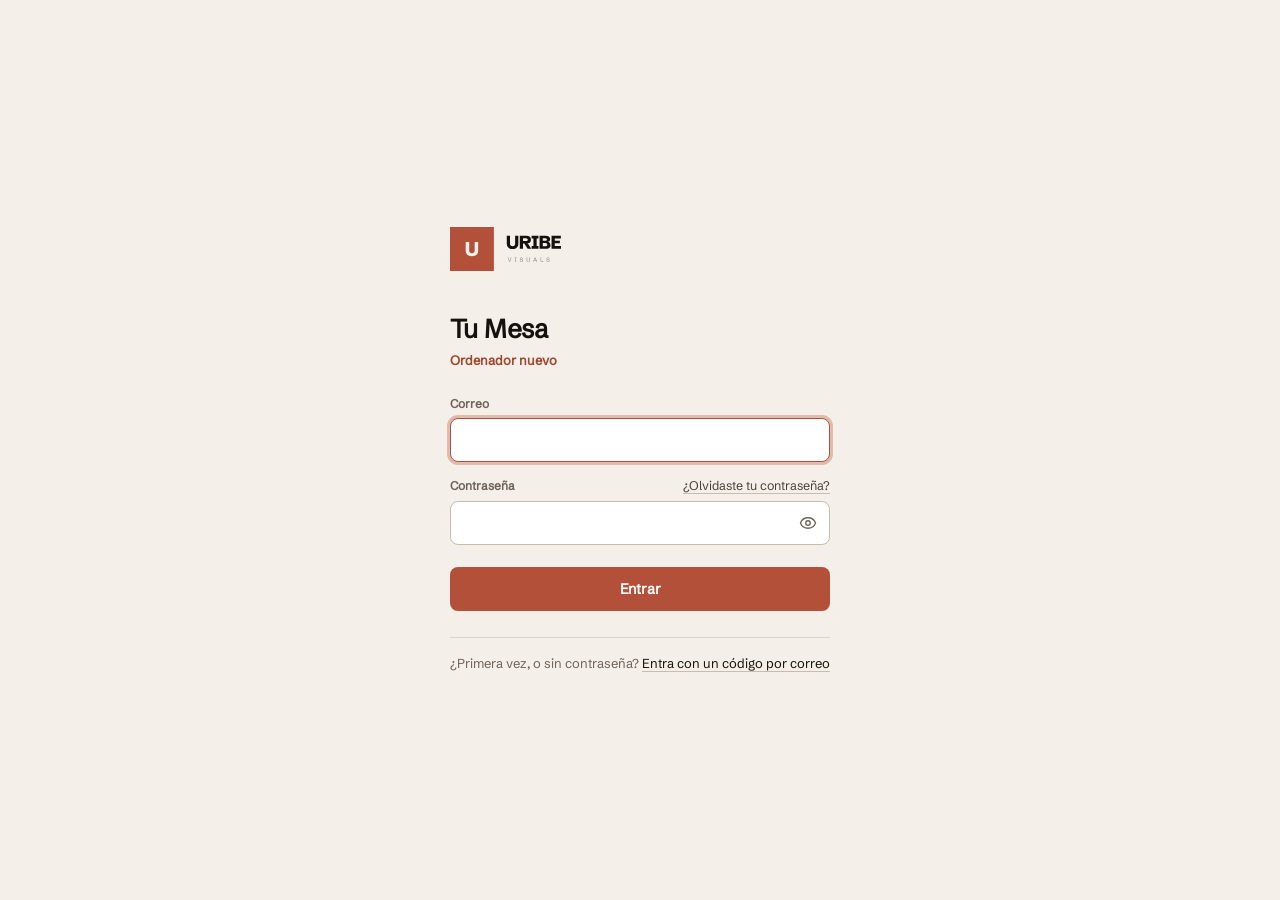
<file: index.html>
<!doctype html>
<html lang="es">
<head>
<!-- la CSP de la Mesa (D-252), lo primero: ningún script en línea ni manejador `on…=`; Pages no deja poner cabeceras -->
<meta http-equiv="Content-Security-Policy" content="default-src 'none'; script-src 'self'; style-src 'self' 'unsafe-inline'; img-src 'self' blob: data: https://*.supabase.co https://prod-files-secure.s3.us-west-2.amazonaws.com; font-src 'self'; connect-src 'self' https://*.supabase.co https://api.notion.com https://late-media.613d73a46130ed0083c059a837d6511b.r2.cloudflarestorage.com; object-src 'none'; base-uri 'none'; form-action 'none'; manifest-src 'self'">
<meta charset="utf-8">
<meta name="viewport" content="width=device-width,initial-scale=1">
<meta name="robots" content="noindex,nofollow">
<title>Mesa de trabajo</title>
<link rel="icon" href="portal/marca/icono-32.png" sizes="32x32" type="image/png">
<link rel="icon" href="portal/marca/monograma.svg" type="image/svg+xml">
<link rel="apple-touch-icon" href="portal/marca/icono-180.png">
<script src="tema.js?v=1.2"></script>
<script src="vigia.js?v=1.1"></script>
<style>@font-face{font-family:"Mesa Grotesk";src:url("kits/fonts/SchibstedGrotesk-Regular.woff2") format("woff2");font-weight:400;font-display:swap}body>p{font:13px/1.4 "Mesa Grotesk",-apple-system,BlinkMacSystemFont,"Helvetica Neue",Arial,sans-serif;color:#6E635A}:root[data-theme="dark"] body>p{color:#A89C8F}</style>
</head>
<body style="margin:0;font:14px -apple-system,BlinkMacSystemFont,'Helvetica Neue',Arial,sans-serif;background:#F4EFE8;color:#16110E">
<p style="padding:20px">Abriendo la mesa…</p>
<noscript><p style="padding:20px">La mesa necesita JavaScript.</p></noscript>
<script src="mesa.js?v=4.39"></script>
<script src="portal/supa.js?v=1.3"></script>
<script src="entrada.js?v=1.3"></script>
<script src="nube.js?v=1.4"></script>
<script src="arranque.js?v=1.2"></script>
<!-- the designer, its engine, the editor, the calendar, the review, the stories, the folders, the downloads, the mesa's own dropdowns, dates and times, the personal page, its quick writing and its sessions, the invoices, the vista cliente's month report and «Exportar todo» load on their own: the mesa never waits for them («Editar …» does) -->
<script async src="kits/motor.js?v=1.7"></script>
<script async src="diseno.js?v=1.27"></script>
<script async src="libre.js?v=1.66"></script>
<script async src="calendario.js?v=1.25"></script>
<script async src="revisar.js?v=1.10"></script>
<script async src="historias.js?v=1.18"></script>
<script async src="carpetas.js?v=1.5"></script>
<script async src="descargar.js?v=1.8"></script>
<script async src="controles.js?v=1.6"></script>
<script async src="escritura.js?v=1.0"></script>
<script async src="personal.js?v=1.13"></script>
<script async src="sesiones.js?v=1.7"></script>
<script async src="cobros.js?v=1.1"></script>
<script async src="informe.js?v=1.0"></script>
<script async src="web.js?v=1.4"></script>
<script async src="copia.js?v=1.1"></script>
</body>
</html>
</file>
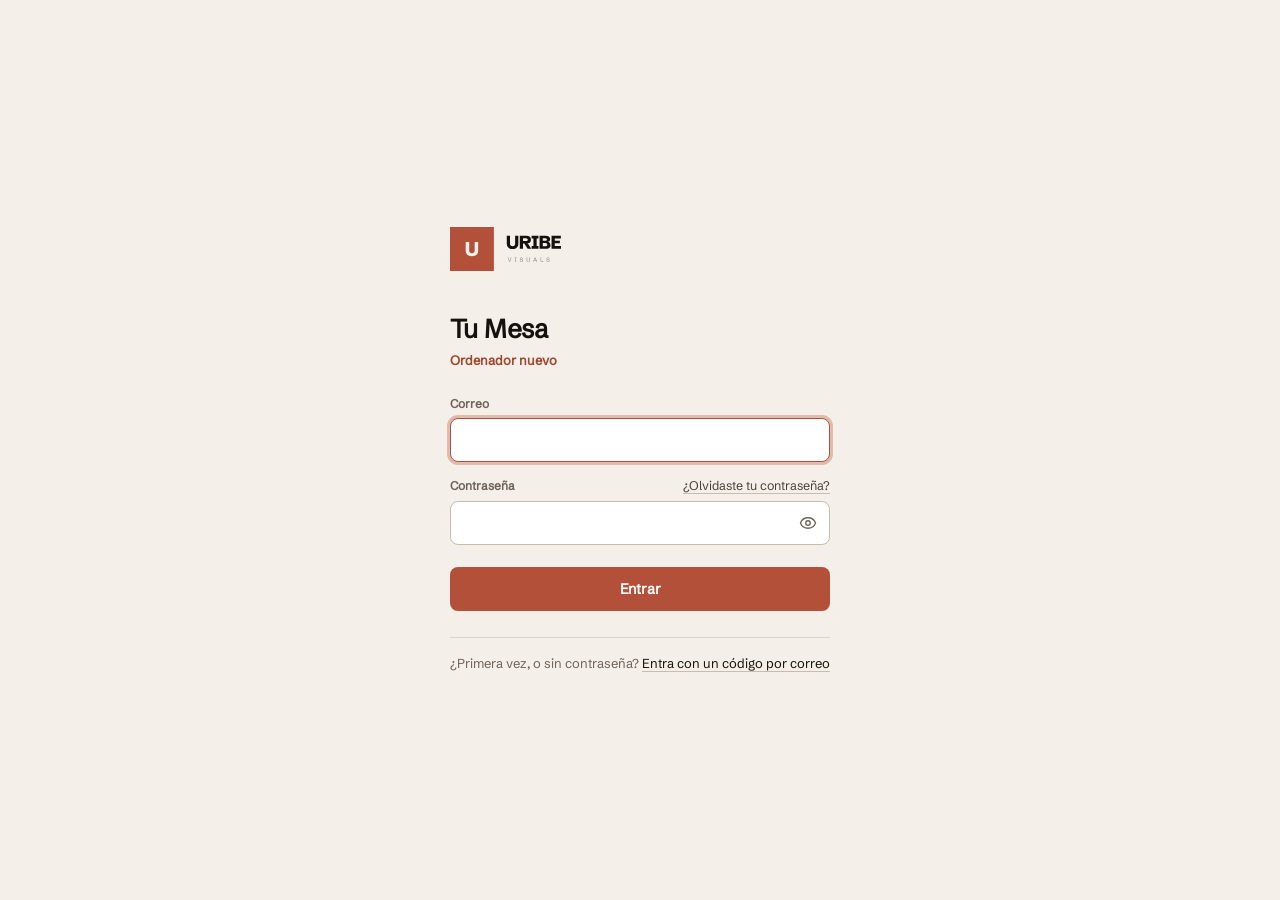
<file: mesa/index.html>
<!doctype html>
<html lang="es">
<head>
<!-- la CSP de la Mesa (D-252), lo primero: ningún script en línea ni manejador `on…=`; Pages no deja poner cabeceras -->
<meta http-equiv="Content-Security-Policy" content="default-src 'none'; script-src 'self'; style-src 'self' 'unsafe-inline'; img-src 'self' blob: data: https://*.supabase.co; font-src 'self'; connect-src 'self' https://*.supabase.co https://late-media.613d73a46130ed0083c059a837d6511b.r2.cloudflarestorage.com; object-src 'none'; base-uri 'none'; form-action 'none'; manifest-src 'self'">
<meta charset="utf-8">
<meta name="viewport" content="width=device-width,initial-scale=1">
<meta name="robots" content="noindex,nofollow">
<title>Mesa de trabajo</title>
<link rel="icon" href="portal/marca/icono-32.png" sizes="32x32" type="image/png">
<link rel="icon" href="portal/marca/monograma.svg" type="image/svg+xml">
<link rel="apple-touch-icon" href="portal/marca/icono-180.png">
<script src="tema.js?v=1.2"></script>
<script src="vigia.js?v=1.3"></script>
<style>@font-face{font-family:"Mesa Grotesk";src:url("kits/fonts/SchibstedGrotesk-Regular.woff2") format("woff2");font-weight:400;font-display:swap}body>p{font:13px/1.4 "Mesa Grotesk",-apple-system,BlinkMacSystemFont,"Helvetica Neue",Arial,sans-serif;color:#6E635A}:root[data-theme="dark"] body>p{color:#A89C8F}</style>
</head>
<body style="margin:0;font:14px -apple-system,BlinkMacSystemFont,'Helvetica Neue',Arial,sans-serif;background:#F4EFE8;color:#16110E">
<p style="padding:20px">Abriendo la mesa…</p>
<noscript><p style="padding:20px">La mesa necesita JavaScript.</p></noscript>
<script src="mesa.js?v=4.61"></script>
<script src="portal/supa.js?v=1.4"></script>
<script src="entrada.js?v=1.5"></script>
<script src="nube.js?v=1.9"></script>
<script src="arranque.js?v=1.2"></script>
<!-- the designer, its engine, the editor, the calendar, the review, the stories, the folders, the downloads, the mesa's own dropdowns, dates and times, the personal page, its quick writing and its sessions, the invoices, the vista cliente's month report and «Exportar todo» load on their own: the mesa never waits for them («Editar …» does) -->
<script async src="kits/motor.js?v=1.7"></script>
<script async src="diseno.js?v=1.30"></script>
<script async src="libre.js?v=1.68"></script>
<script async src="calendario.js?v=1.36"></script>
<script async src="revisar.js?v=1.13"></script>
<script async src="historias.js?v=1.21"></script>
<script async src="carpetas.js?v=1.7"></script>
<script async src="descargar.js?v=1.10"></script>
<script async src="controles.js?v=1.9"></script>
<script async src="escritura.js?v=1.4"></script>
<script async src="personal.js?v=1.24"></script>
<script async src="sesiones.js?v=1.11"></script>
<script async src="cobros.js?v=1.8"></script>
<script async src="estilo.js?v=1.0"></script>
<script async src="entregas.js?v=1.4"></script>
<script async src="informe.js?v=1.1"></script>
<script async src="web.js?v=1.13"></script>
<script async src="copia.js?v=1.6"></script>
</body>
</html>
</file>
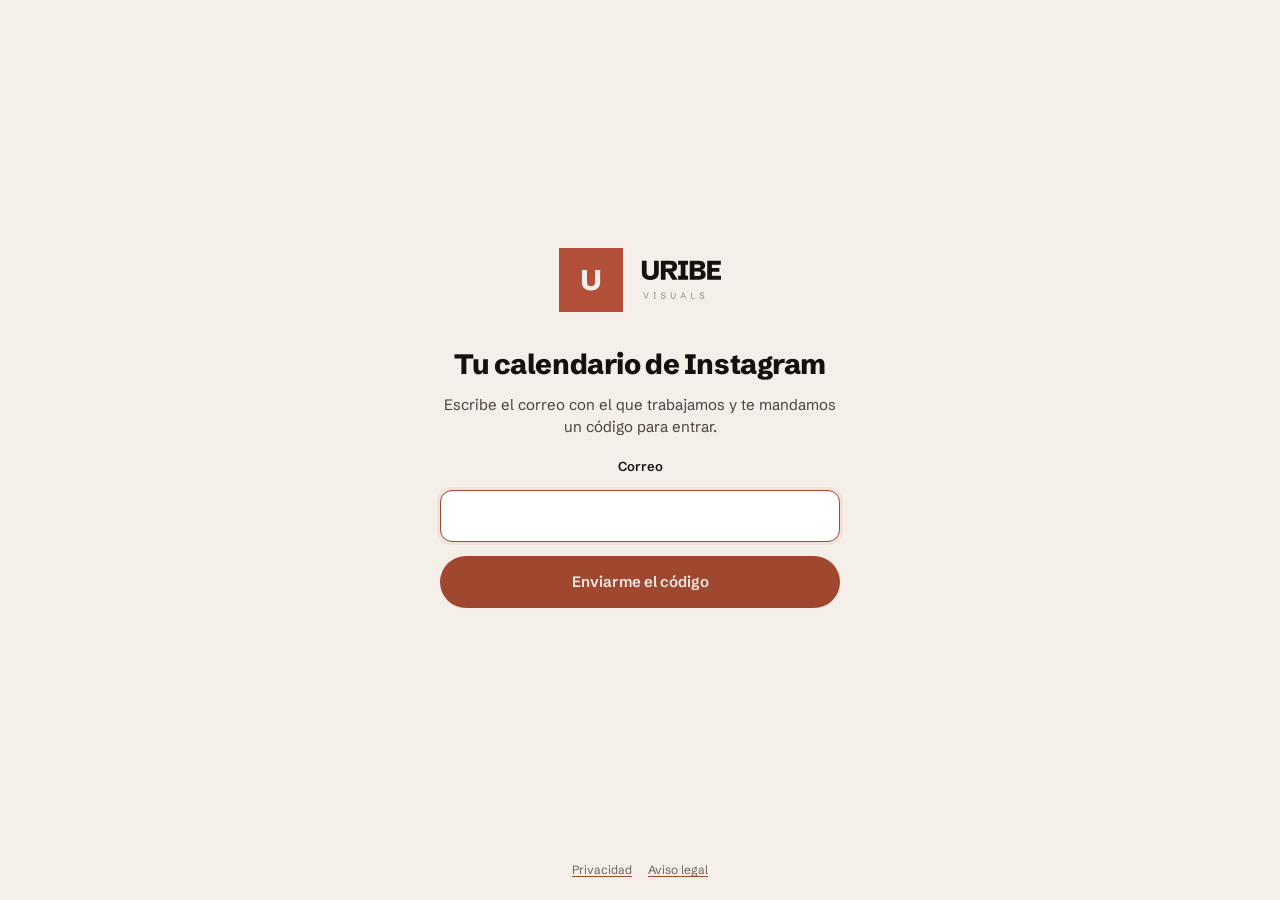
<file: portal/index.html>
<!doctype html>
<html lang="es">
<head>
<meta charset="utf-8">
<meta name="viewport" content="width=device-width,initial-scale=1,viewport-fit=cover">
<meta name="robots" content="noindex,nofollow">
<meta name="referrer" content="no-referrer">
<meta http-equiv="Content-Security-Policy" content="default-src 'none'; script-src 'self'; style-src 'self'; img-src 'self' blob: data: https://*.supabase.co; connect-src https://*.supabase.co; font-src 'self'; base-uri 'none'; form-action 'none'">
<meta name="color-scheme" content="light dark">
<title>Tu calendario · Uribe Visuals</title>
<link rel="icon" href="marca/icono-32.png" sizes="32x32" type="image/png">
<link rel="icon" href="marca/monograma.svg" type="image/svg+xml">
<link rel="apple-touch-icon" href="marca/icono-180.png">
<link rel="stylesheet" href="portal.css?v=1.12">
<link rel="stylesheet" href="feed-mov.css?v=1.2">
<script src="config.js?v=1.0" defer></script>
<script src="supa.js?v=1.4" defer></script>
<script src="feed-mov.js?v=1.2" defer></script>
<script src="portal.js?v=1.15" defer></script>
</head>
<body>
<svg class="sprite" aria-hidden="true" focusable="false">
<symbol id="i-check" viewBox="0 0 24 24"><path d="M20 6 9 17l-5-5"/></symbol><symbol id="i-minus" viewBox="0 0 24 24"><path d="M5 12h14"/></symbol>
<symbol id="i-x" viewBox="0 0 24 24"><path d="M18 6 6 18"/><path d="m6 6 12 12"/></symbol>
<symbol id="i-left" viewBox="0 0 24 24"><path d="m15 18-6-6 6-6"/></symbol>
<symbol id="i-right" viewBox="0 0 24 24"><path d="m9 18 6-6-6-6"/></symbol>
<symbol id="i-msg" viewBox="0 0 24 24"><path d="M7.9 20A9 9 0 1 0 4 16.1L2 22Z"/></symbol>
<symbol id="i-pen" viewBox="0 0 24 24"><path d="M21.174 6.812a1 1 0 0 0-3.986-3.987L3.842 16.174a2 2 0 0 0-.5.83l-1.321 4.352a.5.5 0 0 0 .623.622l4.353-1.32a2 2 0 0 0 .83-.497z"/><path d="m15 5 4 4"/></symbol>
<symbol id="i-send" viewBox="0 0 24 24"><path d="M14.536 21.686a.5.5 0 0 0 .937-.024l6.5-19a.496.496 0 0 0-.635-.635l-19 6.5a.5.5 0 0 0-.024.937l7.93 3.18a2 2 0 0 1 1.112 1.11z"/><path d="m21.854 2.147-10.94 10.939"/></symbol>
<symbol id="i-file" viewBox="0 0 24 24"><path d="M15 2H6a2 2 0 0 0-2 2v16a2 2 0 0 0 2 2h12a2 2 0 0 0 2-2V7Z"/><path d="M14 2v4a2 2 0 0 0 2 2h4"/><path d="M10 9H8"/><path d="M16 13H8"/><path d="M16 17H8"/></symbol>
<symbol id="i-clock" viewBox="0 0 24 24"><circle cx="12" cy="12" r="10"/><path d="M12 6v6l4 2"/></symbol>
<symbol id="i-alert" viewBox="0 0 24 24"><circle cx="12" cy="12" r="10"/><path d="M12 8v4"/><path d="M12 16h.01"/></symbol>
<symbol id="i-out" viewBox="0 0 24 24"><path d="M9 21H5a2 2 0 0 1-2-2V5a2 2 0 0 1 2-2h4"/><path d="m16 17 5-5-5-5"/><path d="M21 12H9"/></symbol>
<symbol id="i-copy" viewBox="0 0 24 24"><rect width="14" height="14" x="8" y="8" rx="2"/><path d="M4 16c-1.1 0-2-.9-2-2V4c0-1.1.9-2 2-2h10c1.1 0 2 .9 2 2"/></symbol>
<symbol id="i-clap" viewBox="0 0 24 24"><path d="M20.2 6 3 11l-.9-2.4c-.3-1.1.3-2.2 1.3-2.5l13.5-4c1.1-.3 2.2.3 2.5 1.3Z"/><path d="m6.2 5.3 3.1 3.9"/><path d="m12.4 3.4 3.1 4"/><path d="M3 11h18v8a2 2 0 0 1-2 2H5a2 2 0 0 1-2-2Z"/></symbol>
<symbol id="i-undo" viewBox="0 0 24 24"><path d="M9 14 4 9l5-5"/><path d="M4 9h10.5a5.5 5.5 0 0 1 5.5 5.5a5.5 5.5 0 0 1-5.5 5.5H11"/></symbol>
<symbol id="i-hist" viewBox="0 0 24 24"><path d="M3 12a9 9 0 1 0 9-9 9.75 9.75 0 0 0-6.74 2.74L3 8"/><path d="M3 3v5h5"/><path d="M12 7v5l4 2"/></symbol>
<symbol id="i-ext" viewBox="0 0 24 24"><path d="M15 3h6v6"/><path d="M10 14 21 3"/><path d="M18 13v6a2 2 0 0 1-2 2H5a2 2 0 0 1-2-2V8a2 2 0 0 1 2-2h6"/></symbol>
<symbol id="i-users" viewBox="0 0 24 24"><path d="M16 21v-2a4 4 0 0 0-4-4H6a4 4 0 0 0-4 4v2"/><circle cx="9" cy="7" r="4"/><path d="M22 21v-2a4 4 0 0 0-3-3.87"/><path d="M16 3.13a4 4 0 0 1 0 7.75"/></symbol>
<symbol id="i-hourglass" viewBox="0 0 24 24"><path d="M5 22h14"/><path d="M5 2h14"/><path d="M17 22v-4.172a2 2 0 0 0-.586-1.414L12 12l-4.414 4.414A2 2 0 0 0 7 17.828V22"/><path d="M7 2v4.172a2 2 0 0 0 .586 1.414L12 12l4.414-4.414A2 2 0 0 0 17 6.172V2"/></symbol>
</svg>
<main id="app" class="app" aria-live="polite"><p class="cargando">Cargando…</p></main>
<noscript><p class="cargando">Esta página necesita JavaScript.</p></noscript>
</body>
</html>
</file>
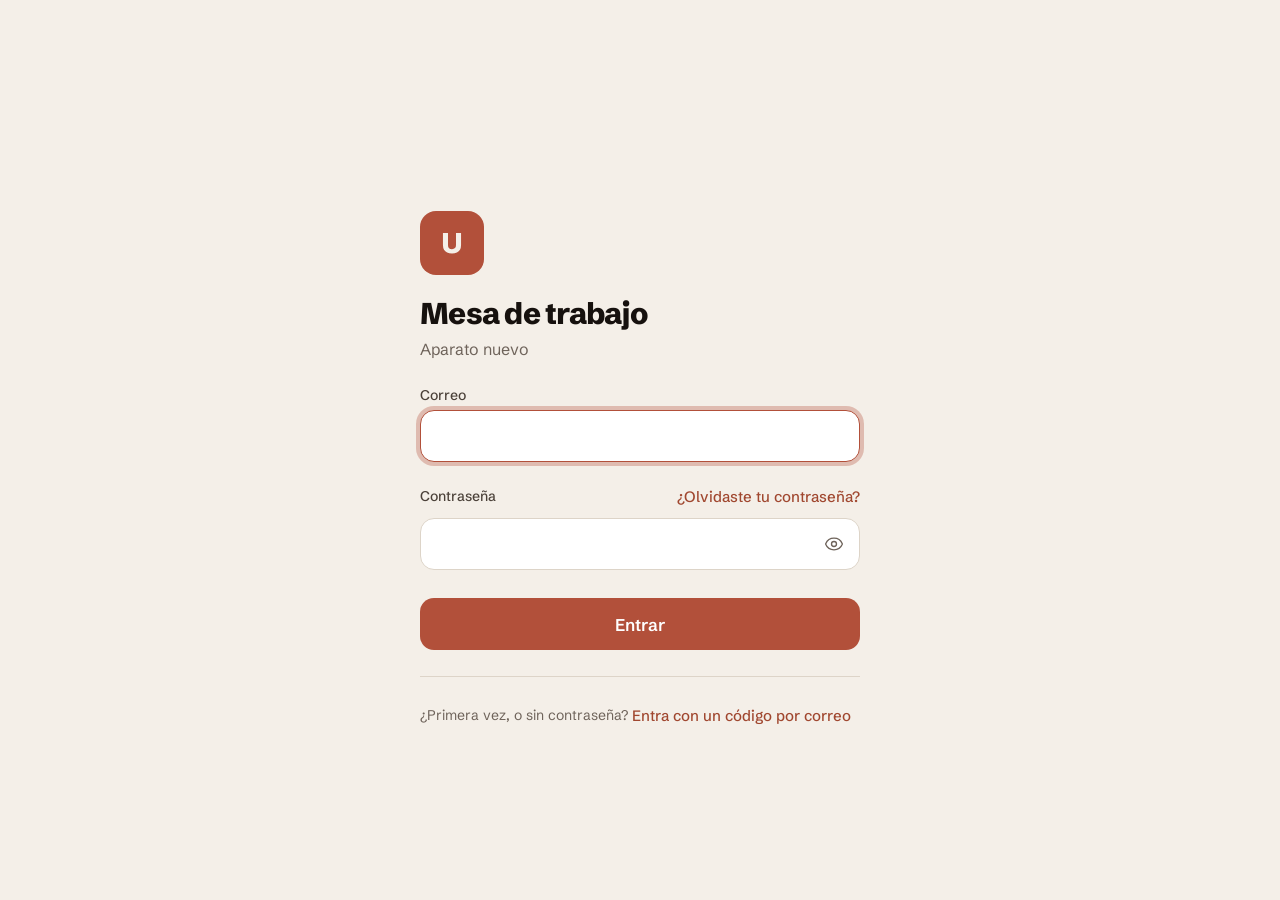
<file: movil.html>
<!doctype html>
<html lang="es" data-movil>
<head>
<!-- la Mesa en el iPhone (D-267 a D-270): el mismo núcleo con su cara para el dedo. La CSP, la misma de index.html (D-252; una prueba las compara) -->
<meta http-equiv="Content-Security-Policy" content="default-src 'none'; script-src 'self'; style-src 'self' 'unsafe-inline'; img-src 'self' blob: data: https://*.supabase.co https://prod-files-secure.s3.us-west-2.amazonaws.com; font-src 'self'; connect-src 'self' https://*.supabase.co https://api.notion.com https://late-media.613d73a46130ed0083c059a837d6511b.r2.cloudflarestorage.com; object-src 'none'; base-uri 'none'; form-action 'none'; manifest-src 'self'">
<meta charset="utf-8">
<meta name="viewport" content="width=device-width,initial-scale=1,viewport-fit=cover">
<meta name="robots" content="noindex,nofollow">
<meta name="color-scheme" content="light dark">
<meta name="theme-color" content="#F4EFE8" media="(prefers-color-scheme: light)">
<meta name="theme-color" content="#15110E" media="(prefers-color-scheme: dark)">
<meta name="apple-mobile-web-app-capable" content="yes">
<meta name="mobile-web-app-capable" content="yes">
<meta name="apple-mobile-web-app-status-bar-style" content="default">
<meta name="apple-mobile-web-app-title" content="Mesa">
<title>Mesa</title>
<link rel="icon" href="portal/marca/icono-32.png" sizes="32x32" type="image/png">
<link rel="icon" href="portal/marca/monograma.svg" type="image/svg+xml">
<link rel="apple-touch-icon" href="portal/marca/icono-180.png">
<link rel="manifest" href="movil.webmanifest">
<style>html,body{margin:0;background:#F4EFE8;color:#16110E}@media (prefers-color-scheme:dark){html:not([data-theme=light]),html:not([data-theme=light]) body{background:#15110E;color:#F1EBE3}}html[data-theme=dark],html[data-theme=dark] body{background:#15110E;color:#F1EBE3}#arranque{margin:0;padding:calc(24px + env(safe-area-inset-top)) 24px 24px;font:15px/1.4 -apple-system,system-ui,sans-serif;opacity:.6}</style>
<script src="tema.js?v=1.2"></script>
<script src="vigia.js?v=1.1"></script>
</head>
<body>
<p id="arranque">Abriendo la Mesa…</p>
<noscript><p>La Mesa necesita JavaScript.</p></noscript>
<script src="mesa.js?v=4.39"></script>
<script src="portal/supa.js?v=1.3"></script>
<script src="entrada.js?v=1.3"></script>
<script src="nube.js?v=1.4"></script>
<script src="personal.js?v=1.13"></script>
<script src="web.js?v=1.4"></script>
<script src="escritura.js?v=1.0"></script>
<script src="sesiones.js?v=1.7"></script>
<script src="movil.js?v=1.1"></script>
</body>
</html>
</file>
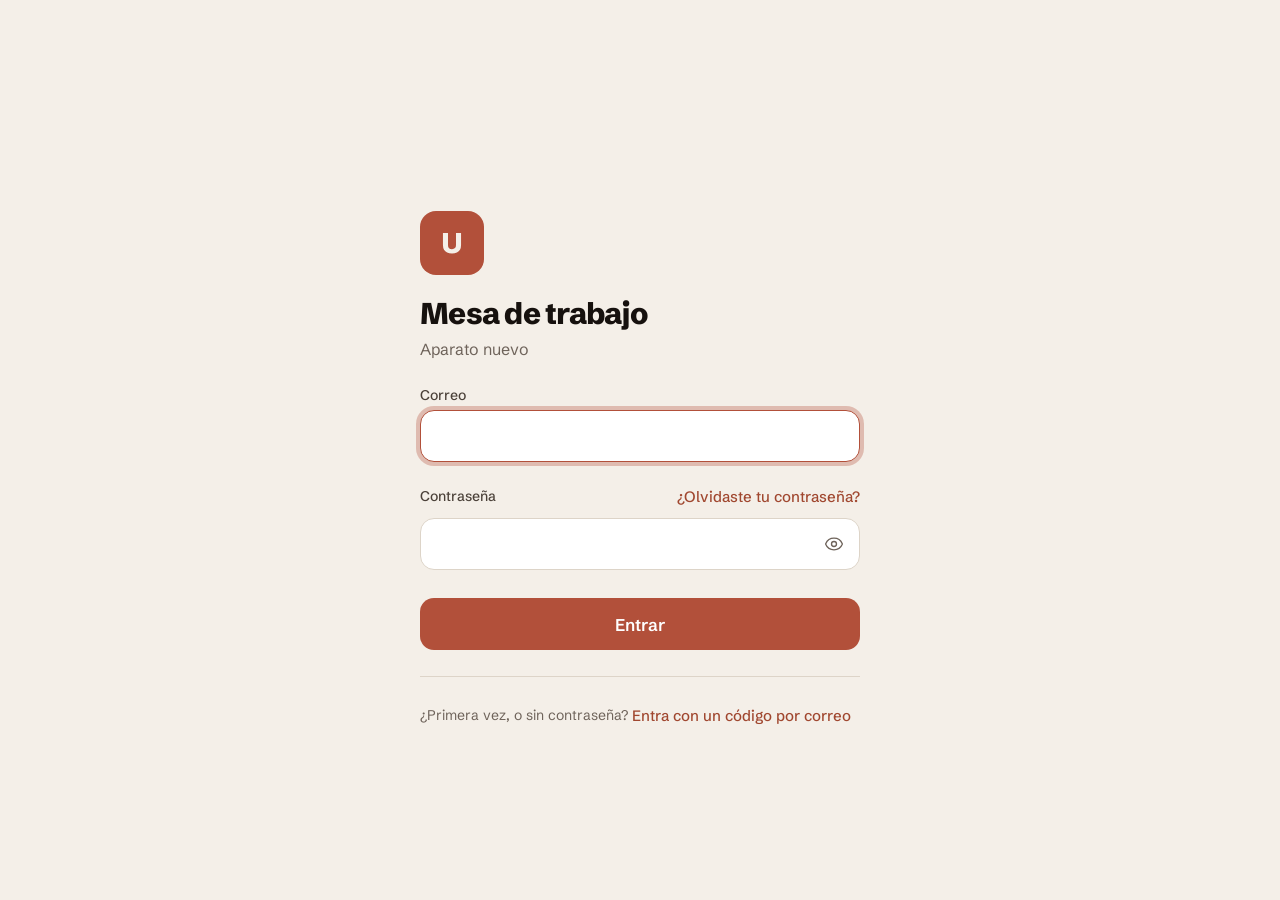
<file: mesa/movil.html>
<!doctype html>
<html lang="es" data-movil>
<head>
<!-- la Mesa en el iPhone (D-267 a D-270): el mismo núcleo con su cara para el dedo. La CSP, la misma de index.html (D-252; una prueba las compara) -->
<meta http-equiv="Content-Security-Policy" content="default-src 'none'; script-src 'self'; style-src 'self' 'unsafe-inline'; img-src 'self' blob: data: https://*.supabase.co; font-src 'self'; connect-src 'self' https://*.supabase.co https://late-media.613d73a46130ed0083c059a837d6511b.r2.cloudflarestorage.com; object-src 'none'; base-uri 'none'; form-action 'none'; manifest-src 'self'">
<meta charset="utf-8">
<meta name="viewport" content="width=device-width,initial-scale=1,viewport-fit=cover">
<meta name="robots" content="noindex,nofollow">
<meta name="color-scheme" content="light dark">
<meta name="theme-color" content="#F4EFE8" media="(prefers-color-scheme: light)">
<meta name="theme-color" content="#15110E" media="(prefers-color-scheme: dark)">
<meta name="apple-mobile-web-app-capable" content="yes">
<meta name="mobile-web-app-capable" content="yes">
<meta name="apple-mobile-web-app-status-bar-style" content="default">
<meta name="apple-mobile-web-app-title" content="Mesa">
<title>Mesa</title>
<link rel="icon" href="portal/marca/icono-32.png" sizes="32x32" type="image/png">
<link rel="icon" href="portal/marca/monograma.svg" type="image/svg+xml">
<link rel="apple-touch-icon" href="portal/marca/icono-180.png">
<link rel="manifest" href="movil.webmanifest">
<style>html,body{margin:0;background:#F4EFE8;color:#16110E}@media (prefers-color-scheme:dark){html:not([data-theme=light]),html:not([data-theme=light]) body{background:#15110E;color:#F1EBE3}}html[data-theme=dark],html[data-theme=dark] body{background:#15110E;color:#F1EBE3}#arranque{margin:0;padding:calc(24px + env(safe-area-inset-top)) 24px 24px;font:15px/1.4 -apple-system,system-ui,sans-serif;opacity:.6}</style>
<script src="tema.js?v=1.2"></script>
<script src="vigia.js?v=1.3"></script>
</head>
<body>
<p id="arranque">Abriendo la Mesa…</p>
<noscript><p>La Mesa necesita JavaScript.</p></noscript>
<script src="mesa.js?v=4.61"></script>
<script src="portal/supa.js?v=1.4"></script>
<script src="entrada.js?v=1.5"></script>
<script src="nube.js?v=1.9"></script>
<script src="personal.js?v=1.24"></script>
<script src="web.js?v=1.13"></script>
<script src="escritura.js?v=1.4"></script>
<script src="sesiones.js?v=1.11"></script>
<script src="movil.js?v=1.12"></script>
</body>
</html>
</file>
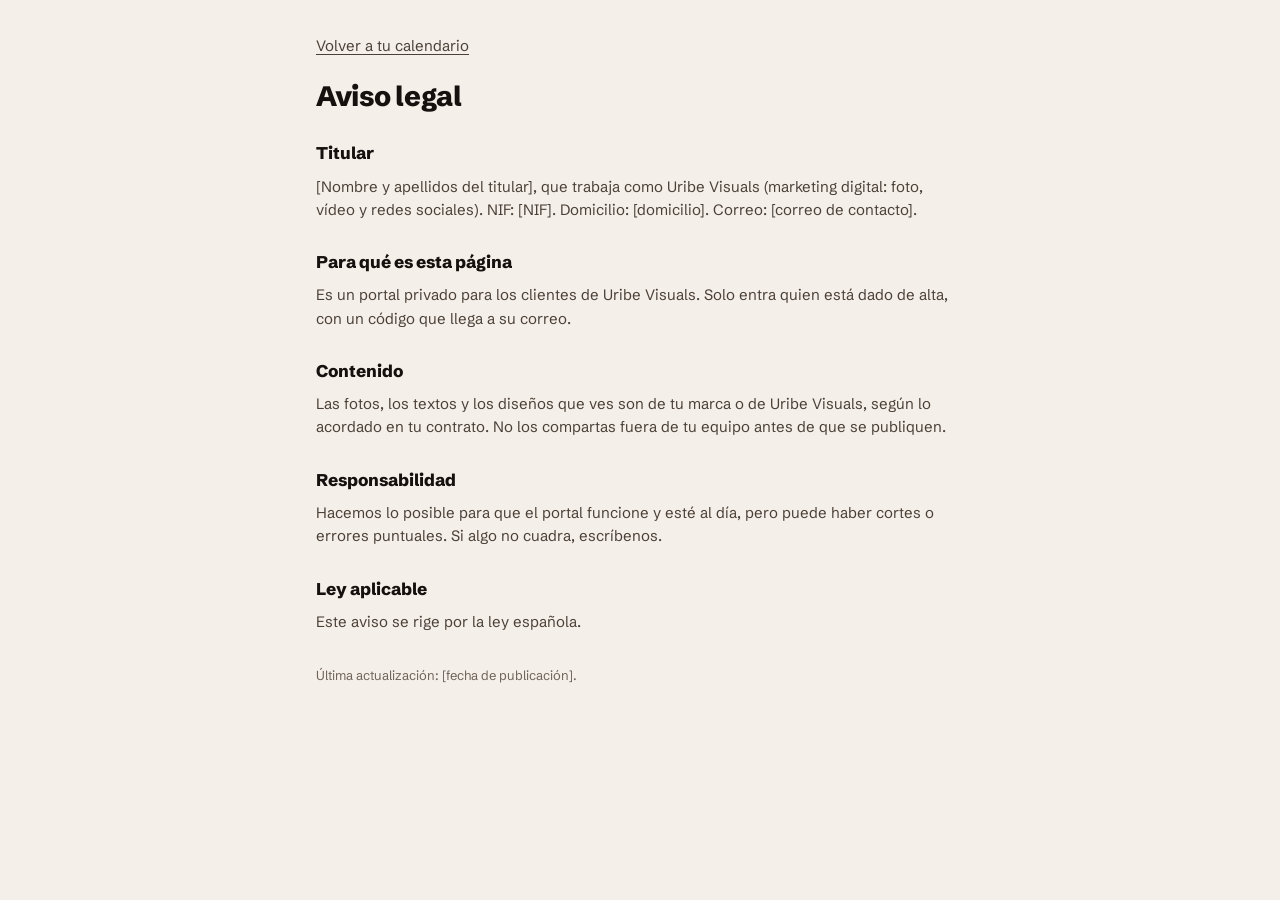
<file: portal/aviso-legal.html>
<!doctype html>
<html lang="es">
<head>
<meta charset="utf-8">
<meta name="viewport" content="width=device-width,initial-scale=1,viewport-fit=cover">
<meta name="robots" content="noindex,nofollow">
<meta name="referrer" content="no-referrer">
<meta http-equiv="Content-Security-Policy" content="default-src 'none'; style-src 'self'; font-src 'self'; img-src 'self'; base-uri 'none'; form-action 'none'">
<meta name="color-scheme" content="light dark">
<title>Aviso legal · Uribe Visuals</title>
<link rel="icon" href="marca/icono-32.png" sizes="32x32" type="image/png">
<link rel="icon" href="marca/monograma.svg" type="image/svg+xml">
<link rel="apple-touch-icon" href="marca/icono-180.png">
<link rel="stylesheet" href="portal.css?v=1.12">
</head>
<body>
<main class="legalp">
<p><a class="lnk" href="index.html">Volver a tu calendario</a></p>
<h1>Aviso legal</h1>
<h2>Titular</h2>
<p>[Nombre y apellidos del titular], que trabaja como Uribe Visuals (marketing digital: foto, vídeo y redes sociales). NIF: [NIF]. Domicilio: [domicilio]. Correo: [correo de contacto].</p>
<h2>Para qué es esta página</h2>
<p>Es un portal privado para los clientes de Uribe Visuals. Solo entra quien está dado de alta, con un código que llega a su correo.</p>
<h2>Contenido</h2>
<p>Las fotos, los textos y los diseños que ves son de tu marca o de Uribe Visuals, según lo acordado en tu contrato. No los compartas fuera de tu equipo antes de que se publiquen.</p>
<h2>Responsabilidad</h2>
<p>Hacemos lo posible para que el portal funcione y esté al día, pero puede haber cortes o errores puntuales. Si algo no cuadra, escríbenos.</p>
<h2>Ley aplicable</h2>
<p>Este aviso se rige por la ley española.</p>
<p class="nota">Última actualización: [fecha de publicación].</p>
</main>
</body>
</html>
</file>
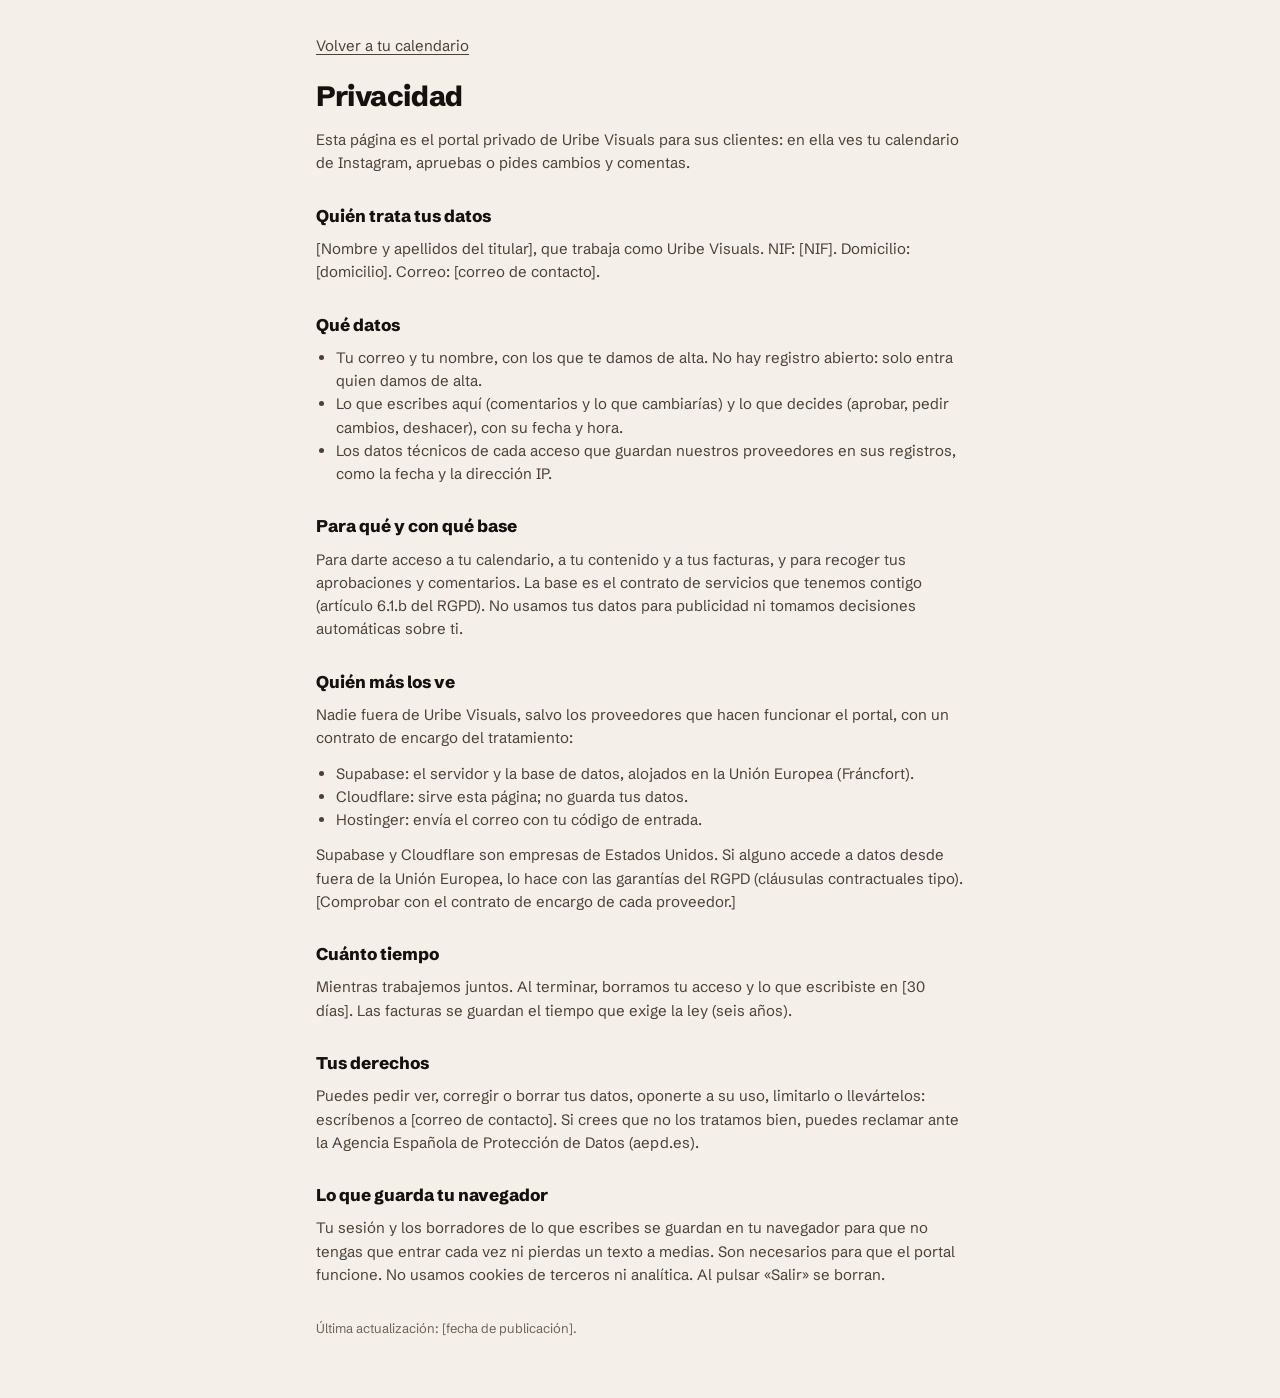
<file: portal/privacidad.html>
<!doctype html>
<html lang="es">
<head>
<meta charset="utf-8">
<meta name="viewport" content="width=device-width,initial-scale=1,viewport-fit=cover">
<meta name="robots" content="noindex,nofollow">
<meta name="referrer" content="no-referrer">
<meta http-equiv="Content-Security-Policy" content="default-src 'none'; style-src 'self'; font-src 'self'; img-src 'self'; base-uri 'none'; form-action 'none'">
<meta name="color-scheme" content="light dark">
<title>Privacidad · Uribe Visuals</title>
<link rel="icon" href="marca/icono-32.png" sizes="32x32" type="image/png">
<link rel="icon" href="marca/monograma.svg" type="image/svg+xml">
<link rel="apple-touch-icon" href="marca/icono-180.png">
<link rel="stylesheet" href="portal.css?v=1.12">
</head>
<body>
<main class="legalp">
<p><a class="lnk" href="index.html">Volver a tu calendario</a></p>
<h1>Privacidad</h1>
<p>Esta página es el portal privado de Uribe Visuals para sus clientes: en ella ves tu calendario de Instagram, apruebas o pides cambios y comentas.</p>
<h2>Quién trata tus datos</h2>
<p>[Nombre y apellidos del titular], que trabaja como Uribe Visuals. NIF: [NIF]. Domicilio: [domicilio]. Correo: [correo de contacto].</p>
<h2>Qué datos</h2>
<ul>
<li>Tu correo y tu nombre, con los que te damos de alta. No hay registro abierto: solo entra quien damos de alta.</li>
<li>Lo que escribes aquí (comentarios y lo que cambiarías) y lo que decides (aprobar, pedir cambios, deshacer), con su fecha y hora.</li>
<li>Los datos técnicos de cada acceso que guardan nuestros proveedores en sus registros, como la fecha y la dirección IP.</li>
</ul>
<h2>Para qué y con qué base</h2>
<p>Para darte acceso a tu calendario, a tu contenido y a tus facturas, y para recoger tus aprobaciones y comentarios. La base es el contrato de servicios que tenemos contigo (artículo 6.1.b del RGPD). No usamos tus datos para publicidad ni tomamos decisiones automáticas sobre ti.</p>
<h2>Quién más los ve</h2>
<p>Nadie fuera de Uribe Visuals, salvo los proveedores que hacen funcionar el portal, con un contrato de encargo del tratamiento:</p>
<ul>
<li>Supabase: el servidor y la base de datos, alojados en la Unión Europea (Fráncfort).</li>
<li>Cloudflare: sirve esta página; no guarda tus datos.</li>
<li>Hostinger: envía el correo con tu código de entrada.</li>
</ul>
<p>Supabase y Cloudflare son empresas de Estados Unidos. Si alguno accede a datos desde fuera de la Unión Europea, lo hace con las garantías del RGPD (cláusulas contractuales tipo). [Comprobar con el contrato de encargo de cada proveedor.]</p>
<h2>Cuánto tiempo</h2>
<p>Mientras trabajemos juntos. Al terminar, borramos tu acceso y lo que escribiste en [30 días]. Las facturas se guardan el tiempo que exige la ley (seis años).</p>
<h2>Tus derechos</h2>
<p>Puedes pedir ver, corregir o borrar tus datos, oponerte a su uso, limitarlo o llevártelos: escríbenos a [correo de contacto]. Si crees que no los tratamos bien, puedes reclamar ante la Agencia Española de Protección de Datos (aepd.es).</p>
<h2>Lo que guarda tu navegador</h2>
<p>Tu sesión y los borradores de lo que escribes se guardan en tu navegador para que no tengas que entrar cada vez ni pierdas un texto a medias. Son necesarios para que el portal funcione. No usamos cookies de terceros ni analítica. Al pulsar «Salir» se borran.</p>
<p class="nota">Última actualización: [fecha de publicación].</p>
</main>
</body>
</html>
</file>
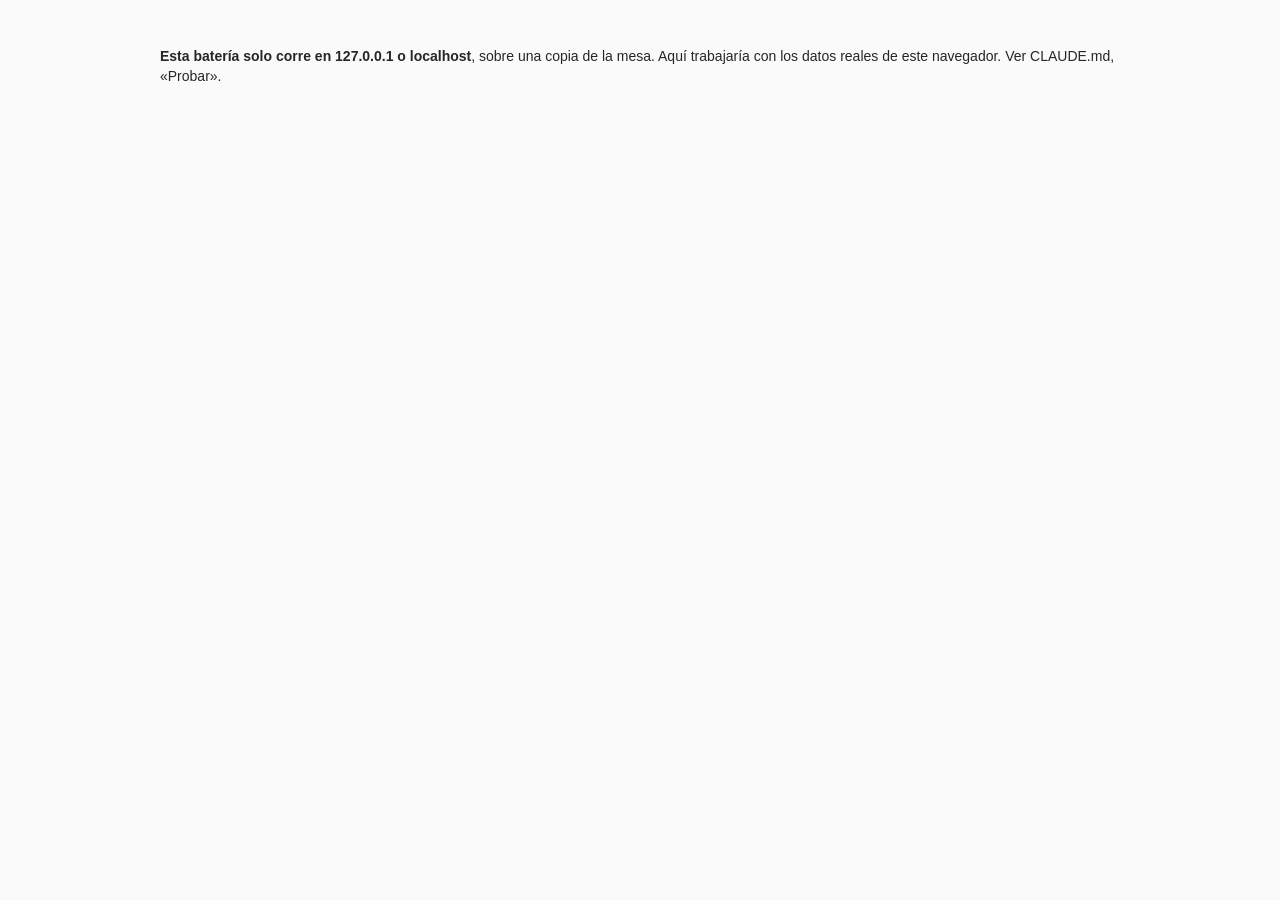
<file: tests/regresion.html>
<!doctype html>
<html lang="es">
<head>
<meta charset="utf-8">
<meta name="viewport" content="width=device-width,initial-scale=1">
<meta name="robots" content="noindex,nofollow">
<title>Batería de regresión · Mesa</title>
<style>
  body { margin: 0; font: 14px -apple-system, BlinkMacSystemFont, 'Helvetica Neue', Arial, sans-serif; background: #fafafa; color: #262626; }
  main { max-width: 1000px; margin: 0 auto; padding: 20px 16px 40px; }
  h1 { font-size: 20px; margin: 0 0 6px; }
  h2 { font-size: 16px; margin: 28px 0 8px; }
  p { margin: 6px 0; line-height: 1.45; }
  button { font: inherit; padding: 7px 14px; border-radius: 8px; border: 1px solid #262626; background: #262626; color: #fff; cursor: pointer; }
  button:disabled { opacity: .5; cursor: default; }
  #resumen { font-weight: 600; margin: 12px 0; }
  table { border-collapse: collapse; width: 100%; background: #fff; }
  td, th { border-bottom: 1px solid #e6e6e6; padding: 6px 8px; text-align: left; vertical-align: top; }
  td.r { white-space: nowrap; font-weight: 600; }
  tr.ok td.r { color: #1a7f37; } tr.mal td.r { color: #c62828; } tr.corre td.r { color: #8a6d00; }
  td.d { color: #8e8e8e; white-space: nowrap; }
  .err { color: #c62828; font-size: 12.5px; margin-top: 3px; white-space: pre-wrap; }
  ol li { margin: 6px 0; line-height: 1.45; }
  .marco { margin-top: 24px; overflow-x: auto; }
  #mesa { display: block; border: 1px solid #dbdbdb; width: 1280px; height: 860px; background: #fff; }   /* ancho fijo: la mesa no pasa a su vista estrecha */
  .no { padding: 20px; }
</style>
</head>
<body>
<main>
  <h1>Batería de regresión de la Mesa</h1>
  <p>Una prueba por fallo ya corregido. Corre sobre una copia servida en 127.0.0.1 (ver CLAUDE.md, «Probar»), con un tablero sintético
    de un cliente de prueba y fotos generadas con canvas; al terminar borra lo que ha creado. No la abras con la mesa de ese puerto abierta en otra pestaña.</p>
  <p><button id="go" disabled>Pasar la batería</button></p>
  <p id="resumen">Cargando la mesa…</p>
  <table><thead><tr><th>Resultado</th><th>Prueba</th><th>Tiempo</th></tr></thead><tbody id="filas"></tbody></table>

  <h2>Comprobación manual</h2>
  <p>Lo que no se puede automatizar bien (arrastres finos y gestos). Se hace a mano en la mesa de la misma copia, con el tablero de prueba.</p>
  <ol>
    <li><b>Tira de la publicación (3.26).</b> En un carrusel de 3 fotos, arrastra la 1.ª miniatura de la tira al final: el orden cambia y siguen siendo 3 fotos (ninguna copia nueva).</li>
    <li><b>Bandeja → casilla (3.29).</b> Arrastra con el ratón una foto de la bandeja a una casilla vacía: la casilla la recibe y la bandeja la pierde.</li>
    <li><b>Imán y cotas (D-023).</b> En el editor, amplía una foto por un tirador lateral y por una esquina hasta el borde de otra: se imanta, salen las cotas en px y, con ⌥, amplía desde el centro.</li>
    <li><b>Reencuadre sin cambio (B4).</b> En la ventana de una publicación «Por programar» o Programada, un clic, un arrastre sin margen o «Centrar» con la foto ya centrada dejan el recorte igual: no cambia nada ni sale «Zernio sigue con lo de antes».</li>
    <li><b>Pellizco o rueda en el reencuadre.</b> En el editor, con «Encuadrar» activo, el pellizco del trackpad (o la rueda) amplía o reduce la foto dentro del marco, sin pasar de 1× a 3×.</li>
    <li><b>Línea de centro (D-025).</b> En el editor, arrastra una forma hasta el centro de la diapositiva: la línea de centro sale verde y discontinua; al llevarla al borde de otra, la línea es rosa.</li>
    <li><b>Chip de proporción (D-027).</b> Elige una foto y amplíala por un tirador lateral: el chip, bajo la selección, cambia mientras arrastras («Foto 4:5 · marco …»).</li>
    <li><b>⌘P con el teclado (D-029).</b> Con el editor abierto, ⌘P enseña la zona del grid en la portada y ⌘P otra vez la oculta; nunca se abre el diálogo de imprimir, tampoco escribiendo en un texto.</li>
    <li><b>Área gris con el trackpad y el ratón (D-030 a D-032).</b> En el editor, pellizca sobre el área gris y sobre la diapositiva (también en Safari): el zoom va hacia el puntero y la página nunca se amplía. Con zoom, mantén el espacio y arrastra con el ratón: la vista se mueve y no se elige nada. Suelta una foto del Finder en el área gris: entra en la diapositiva abierta.</li>
    <li><b>Plantillas (D-033 a D-036).</b> En el editor, «Guardar como plantilla» no pregunta y la plantilla sale bajo el nombre de su formato. Al pulsarla salen «Cancelar», «Solo textos», «Solo fotos» y «Todo», legibles y en una fila o dos. Con una plantilla aplicada sale «Quitar plantilla». Tras aplicar con un hueco vacío, la casilla enseña la marca roja «Hueco vacío» (al pasar el ratón, las diapositivas).</li>
    <li><b>Numeración y formas (D-038, D-039).</b> En un carrusel con diapositivas numeradas y aplicado, arrastra en la tira de la publicación una numerada a otro sitio: sale «numeración al día» y cada miniatura enseña su número nuevo. En el editor, una flecha de dos puntas, una línea discontinua y otra punteada de 10 px y una píldora se ven nítidas con zoom y en «Vista previa», y la píldora se ciñe al texto al escribir.</li>
    <li><b>Revisar (D-040).</b> En un mes con un hueco vacío, una foto pequeña y un texto fuera del margen, pulsa «Revisar» en la barra del mes: la lista se lee bien, se desplaza si es larga, lo que bloquea sale en rojo y cada punto abre su diapositiva en el editor o la publicación. En «Vista cliente» el botón no sale.</li>
    <li><b>Bandeja del cliente (D-041).</b> Con dos meses del cliente de prueba, en la bandeja pulsa «Todas»: las usadas salen con ✓ y sin ×. Arrastra con el ratón una con ✓ a otra casilla del mismo mes: avisa (D-022) y, con «Usar igualmente», las dos casillas la tienen. Cambia de mes: la bandeja y el filtro son los mismos; en el editor, la bandeja también. En una ventana estrecha (móvil), la cabecera de la bandeja cabe en una línea.</li>
    <li><b>Caja del texto y botón de proporción (D-043, D-044).</b> En el editor, elige un texto corto alineado a la izquierda encima de una foto: el marco azul acaba en la última letra y un clic a su derecha elige la foto. Arrastra su tirador derecho hacia fuera y luego hacia dentro: hacia fuera no cambia nada; hacia dentro, el texto se parte en más líneas. Amplía por una esquina: crece sin partirse distinto. Elige una foto con un marco 3:2 sin recortar: en «Proporción del marco» sale «Horizontal» con el botón 3:2 marcado y nada escrito debajo; recórtala por un lado: ningún botón marcado y debajo «Foto 3:2 · marco …».</li>
    <li><b>Ver en grande (D-045).</b> En el editor, elige una foto recortada y pulsa F: sale la foto entera, en toda la ventana, nítida y sin el recorte; F la cierra. Sin nada elegido, F enseña la diapositiva entera, sin guías ni selección; Esc o un clic la cierran y el editor sigue abierto.</li>
    <li><b>Color de un logo (D-046).</b> En el editor, pon un logo de varios colores sobre una foto y elige un color del kit: todo el logo pasa a ese color, con los bordes nítidos (también con zoom y en «Vista previa»); con sombra, la sombra sigue su forma. «Original» lo devuelve.</li>
    <li><b>Borde fuera (D-047).</b> En el editor, a una foto que no cubre la diapositiva ponle un borde grueso y pulsa «Fuera»: el borde sale por fuera, la foto se ve entera dentro y el marco azul rodea el borde. Amplíala por una esquina: la foto no se deforma. Con «Llenar» (a sangre) el borde queda en el canto de la diapositiva y la foto encoge dentro. «Dentro» vuelve al borde de siempre.</li>
    <li><b>Edición múltiple (D-048).</b> En el editor, elige con ⇧ dos fotos de tamaños distintos: en «Lo que comparten» el tamaño sale vacío («Varios») y el borde dice «Varios». Escribe un ancho: las dos cambian sin deformarse; ⌘Z las devuelve a la vez. Elige dos textos y cambia su color y su alineación a la vez. Elige un texto y una foto: solo sale la sombra. En un texto solo, «Izquierda / Centro / Derecha» cambian su alineación.</li>
    <li><b>Portada de un hueco (D-049, D-067).</b> Con dos huecos, arrastra con el ratón una foto de la bandeja a uno: el hueco se ilumina al pasar por encima y la recibe, a toda la casilla y con la etiqueta. Con otra, púlsala en la bandeja y pulsa el otro hueco. La imagen del feed y «Vista cliente» se ven igual. La × quita la portada y deja el hueco negro; otra × quita el hueco.</li>
    <li><b>Columna de la publicación (D-068).</b> En una ventana de 1280 × 800, abre una publicación con 3 captions y desliza con la rueda sobre Contexto, Nota y un caption: toda la columna se mueve, la foto no, y se ven al menos 2 captions enteros; un Contexto con texto largo mueve primero su texto. Escribe en un caption, con saltos de línea al final: la caja crece sin scroll interno y la columna no salta. En móvil, se desliza toda la ventana.</li>
    <li><b>Historias (D-054, D-056).</b> Con «Historias» abierto, arrastra con el ratón una tarjeta delante de otra de su día y otra a un día distinto: cambian de sitio y las horas se recolocan, sin abrirse su ventana. Arrastra desde la bandeja una foto de un post posterior a una tarjeta: abre el editor y pregunta; con una foto libre, entra sin preguntar.</li>
    <li><b>Ventana de una historia (D-065).</b> En una ventana de unos 800 px de alto, abre una historia diseñada: de arriba abajo, estado y publicación, la imagen entera y nítida (con una foto con detalle, sin el aspecto borroso de la miniatura), día y hora, y en pequeño «Cancelar» y la papelera, sin scroll. Escribe una hora con el teclado: los dígitos siguen entrando. Con ⌘D sale la copia, sin el diálogo de marcadores; con ⌘E, el editor. Cierra la ventana y pulsa ⌘D: esta vez sí sale el diálogo de marcadores. Prueba las flechas en la primera y la última del mes.</li>
    <li><b>Sustituir o añadir (D-078).</b> Arrastra con el ratón una foto de la bandeja a una tarjeta sin imagen: abre el editor sin preguntar. A una con imagen: pregunta «1 · Sustituir» o «2 · Añadir»; Esc no cambia nada y la vista sigue; 1 y 2, con tecla o clic, abren el editor con la foto puesta. Dentro del editor, pulsa y arrastra una foto de la bandeja: la misma pregunta. Con dos fotos, suelta sobre la pequeña y sustituye esa; sin soltar sobre ninguna, la mayor.</li>
    <li><b>Publicaciones en historias (D-079).</b> En «Historias», con una foto, un carrusel y un reel en el mes: cada miniatura lleva su icono, legible sobre foto clara y oscura. Púlsala: se abre en grande, como en «Vista cliente», sin «Editar». En el carrusel, ← → pasan sus fotos y no saltan a una historia. Esc vuelve a la vista, igual que estaba.</li>
    <li><b>Todo el mes (D-080).</b> Con historias en varios días, días sin historias y una cancelada, recorre el mes con las flechas y con ← →: se ve siempre «Jue 5 nov · 2 de 4», la flecha que cruza va en negro con su día debajo, al cruzar sale el velo con el día y el rótulo se queda en el color de acento hasta moverte en ese día. Salta los días vacíos y la cancelada; los extremos se desactivan. Con el foco en la hora, el día o «Publicación que apoya», ← → no cambian de historia. Sin la ventana abierta, no hacen nada. Repítelo en «Vista cliente».</li>
    <li><b>Nota en el editor (D-066).</b> En el editor de una historia, escribe varias líneas en la nota de la cabecera con el teclado: ningún atajo actúa, crece hasta tres líneas, el lienzo sigue entero y «Sin cambios» no cambia. Pulsa «Cerrar»: no pregunta, y la nota está al volver a abrirla.</li>
    <li><b>Historias en «Vista cliente» (D-064).</b> Con historias diseñadas, sin diseñar y canceladas, activa «Vista cliente» y pulsa «Historias»: solo las diseñadas no canceladas, sin «+» ni estados. Una tarjeta no se arrastra; al abrirla, grande, con flechas si su día tiene más, y su fecha y hora, sin nada más. Quita «Vista cliente»: vuelve todo.</li>
    <li><b>Foto en un hueco (D-050 a D-053).</b> En el editor, con un hueco vertical y otro horizontal, arrastra con el ratón una foto horizontal al vertical: sale la pregunta con su miniatura y su hueco resaltado, se contesta con 1, 2 o un clic y con Esc no entra. En la bandeja, ⌘+clic en dos fotos: se marcan; arrástralas: cada una va a su hueco y ⌘Z las quita a la vez. Con una foto en un hueco, pulsa «Intercambiar»: los otros huecos se resaltan y el rótulo dice qué hacer; pulsa uno y cambian de sitio. Borra la foto de un marco: el marco vuelve; bórralo: se va.</li>
    <li><b>Pasos del mes (D-084, D-085).</b> En el calendario, con un mes con publicaciones en varios estados, pulsa con el ratón el paso siguiente de la barra: si algo se queda atrás, sale la ventana con lo que cambia y lo atrasado, cada una con su motivo, y el foco en su botón; «Cancelar», la × y Esc no cambian nada. Acéptala: pasan las que tocan. Con todo al día, el paso siguiente cambia directo, con un aviso. Pulsa un paso hecho: el mes vuelve directo, sin tocar las publicaciones, y ⌘Z lo deshace. En la ventana de una publicación con foto, contexto y caption elegido, elige Por empezar en su estado: dice «retrasada a mano», Por aprobar la suelta, y en una sin caption elegido Por aprobar no se puede elegir. En una ventana estrecha la barra se parte en dos líneas sin solaparse.</li>
    <li><b>Un paso por mes (D-119).</b> En un tablero de dos meses, con el ratón: la barra del calendario es la del mes que se ve; con › pasa a la del otro mes, que puede ir en otro paso. Avanza uno: solo cambian y se listan sus publicaciones, y el otro mes sigue como estaba. ⌘Z lo devuelve en un paso. En el mes anterior, la barra no se puede pulsar.</li>
    <li><b>Hoy, Publicado solo y vencidas (D-120, D-121).</b> Abre un cliente con un tablero que contiene hoy y otro usado después: se abre el de hoy, y el calendario en el mes de hoy con hoy marcado. Con una Programada cuya hora ya pasó, al abrir sale «N publicaciones pasan a Publicado» y ⌘Z las devuelve (como vencidas). Una vencida lleva la fecha en rojo en la casilla y un borde rojo en el calendario. «N vencidas» en la cabecera abre la lista: prueba con el ratón «Ya se publicó», «Reprogramar» (día y hora, Intro) y «Cancelar» (motivo, Intro), y ⌘Z tras cada una. Una de un mes anterior dice su mes y su nombre abre su tablero. En «Vista cliente» no sale nada.</li>
    <li><b>⌘E en una publicación (D-088).</b> Abre un carrusel, pasa con → a la 3.ª diapositiva, escribe en un caption y, sin salir del campo, pulsa ⌘E con el teclado: abre el editor en la 3.ª diapositiva, no sale la búsqueda del navegador y, al cerrar el editor y volver a abrir la publicación, lo escrito sigue. En un reel con portada abre su portada; en «Vista cliente» y en la ventana de una historia, ⌘E hace lo de siempre (D-065).</li>
    <li><b>Tamaño de la bandeja (D-091).</b> Con el ratón, lleva la barra de la cabecera de la bandeja a la izquierda: fotos y carpetas pequeñas, sin nombre ni «N fotos», con H, ✓ y la × al pasar sin tapar el centro; un clic en una foto la abre en grande. A la derecha: 3 por fila; estrecha la ventana sin bajar de 721 px y siguen 3. Doble clic: vuelve a como siempre. En los dos extremos, ⌘+clic, arrastra a una casilla, a una carpeta y a una pestaña, y suelta fotos y una carpeta del Finder. Recarga: el tamaño sigue. En el editor (y en «Editar historia»), la barra del pie, junto a «?», va de 36 a 144 px en una fila y no sale con la bandeja cerrada. Con la ventana a 720 px o menos no hay barra y la tira es la de siempre; la rueda la desplaza. Prueba también en Safari.</li>
    <li><b>Pellizco en la bandeja (D-118).</b> Con el trackpad, en Chrome o en la app y en Safari, pellizca sobre una foto de la bandeja de la mesa: la barra se mueve con los dedos, la página no se amplía y esa foto se queda a su altura, aunque cambie de columna. Igual con «Historias». En el editor, sobre su bandeja: su barra se mueve y la foto se queda en su sitio; sobre la diapositiva o el área gris sigue siendo el zoom del editor. Con la ventana a 720 px o menos, el pellizco no hace nada en la bandeja.</li>
    <li><b>Pestañas de la bandeja (D-092).</b> Con muchas fotos, desliza la bandeja con la rueda o el trackpad: la cabecera, las pestañas y, dentro de una carpeta, ← y la ruta se quedan arriba, sin fotos asomando por detrás; igual con «Historias» y con el calendario abierto y plegado. Deja la raíz a media altura, pasa a otra pestaña, desliza y vuelve con su pestaña, con ← y por la ruta: cada carpeta vuelve con la misma primera foto, justo bajo las pestañas; una carpeta que no habías abierto empieza arriba. Arrastra una pestaña con el ratón: las demás se apartan mientras la llevas y queda donde la sueltas; «Bandeja» no se mueve ni deja que otra se ponga delante. Un clic sin mover cambia de pestaña y la × cierra y pasa a la de su izquierda. Con fotos elegidas con ⌘+clic, arrastrar una pestaña no las suelta. Con la bandeja deslizada, arrastra una foto a una pestaña: se marca con su borde discontinuo, la bandeja no se mueve y la foto pasa a esa carpeta. En el editor, las pestañas salen en el mismo orden y también se arrastran.</li>
    <li><b>Marcas de la bandeja (D-122).</b> Con un cliente de varios meses y «Todas», sobre fotos reales claras y oscuras: las portadas de este mes van en azul oscuro, las del mes pasado en azul intermedio, las de hace dos meses en azul claro y el relleno en terracota; los cuatro se distinguen a simple vista a 16–18 px y ninguno se confunde con el contorno azul de ⌘+clic. Las de hace tres meses o más no llevan marca ni ×, y salen en «Sin usar». Pasa el ratón: el título dice el uso que decide el color. En el editor de un carrusel, mueve con el ratón la diapositiva 2 delante: su foto pasa a azul y la de la 1 a terracota; ⌘Z lo devuelve. «Libres para portada» en la mesa y en el editor, el mismo; recarga y sigue. Estrecha la ventana: la cabecera de la bandeja pasa el filtro y «Añadir fotos» a una segunda línea sin cortar nada.</li>
    <li><b>Ubicación de una publicación (D-124).</b> Con una lista cargada (copia con lugares de prueba), abre una Foto: a la derecha de «Editar foto», en su fila, el desplegable «Sin ubicación»; ábrelo con el ratón: solo nombres, por orden, ninguno con números. Elige uno, ciérrala y vuelve a abrirla: sigue elegido; ⌘Z con la ventana abierta lo quita y ⇧⌘Z lo devuelve. En un cliente sin lista: vacío, y al abrirlo «Crear lista de ubicaciones» en gris, que no se elige. En una Publicada no se abre; en una Foto Programada, al cambiarla sale el aviso de Zernio. Igual en Safari.</li>
    <li><b>Etiquetar y Colaboradores (D-130).</b> Con una lista de personas de prueba cargada, abre una Foto: debajo de «Editar foto» y «Ubicación», encima de «Contexto», los desplegables «Etiquetar» y «Colaboradores», del mismo ancho y vacíos. Ábrelos con el ratón: solo @, por orden; «Colaboradores» sin los que no pueden serlo. Elige dos y uno: salen al lado, por orden, con su ×; el foco sigue en el desplegable. Quita uno con la ×. ⌘Z y ⇧⌘Z con la ventana abierta. Con 20 etiquetas la 21.ª avisa «Máximo 20 personas»; con 3 colaboradores el 4.º, «Máximo 3 colaboradores». En un cliente sin lista: vacíos, y al abrirlos «Crear lista de personas» en gris. En una Publicada no se abren ni tienen ×; en una Foto Programada, al cambiarlos sale el aviso de Zernio. Estrecha la ventana: los elegidos pasan a otra línea sin cortarse. Igual en Safari.</li>
    <li><b>← → en el diseñador (D-125).</b> Con el diseñador abierto en un carrusel de 3 diapositivas, pulsa → y ←: pasa a la siguiente y a la anterior, como ↓ ↑. Escribiendo en el título, con el foco en un conmutador o en la barra del velo y con ⌘, Ctrl, ⌥ o ⇧, ← → no cambian de diapositiva.</li>
    <li><b>«Web: N cambios» (D-355).</b> Con publicaciones cambiadas desde el envío, pulsa con el ratón «Web: N cambios» en la barra del mes: se abre la lista de lo que el cliente verá distinto, por fecha y cada publicación una vez, con «Enviar»; pulsar un nombre abre la publicación. En «Vista cliente» no sale.</li>
    <li><b>Aviso ligero del relleno (D-127).</b> Con «Todas» en la bandeja, arrastra con el ratón una foto con ✓ naranja a otra casilla: entra sin ventana y sale abajo «Ya usada como relleno · …», que se va solo. Una con ✓ azul: la ventana de siempre. Elige con ⌘+clic una naranja y una azul y arrástralas a un carrusel: la lista lleva solo la azul y, al decidir, sale un aviso para la naranja. En el editor, una naranja de la bandeja a una diapositiva entra sin preguntar.</li>
    <li><b>La final, la última (D-128).</b> En el diseñador, con un carrusel con final, pulsa con el ratón ▲ en la final y ▼ en la de delante: no se mueven y sale «La diapositiva final va siempre la última.». Con la final elegida, «+ Diapositiva» la pone delante. Con un kit cuya final va centrada, la final sale en el medio y centrada, con la marca arriba a la izquierda, el número arriba a la derecha y el pie abajo.</li>
    <li><b>Nombre del carrusel (D-129).</b> En un carrusel diseñado cuyo nombre (el pie) lleva una cifra que la portada no lleva, pulsa «Revisar» en la barra del mes: sale un punto que lo dice, con los dos textos, sin bloquear; con el nombre al día no sale.</li>
  </ol>

  <div class="marco"><iframe id="mesa" title="Mesa de prueba"></iframe></div>
</main>
<script src="regresion.js"></script>
</body>
</html>
</file>
<file: portal/portal.css>
/* Portal de clientes · Uribe Visuals (D-241). Tokens de la Mesa 4.27 (mesa.js), mismos valores en claro y oscuro.
   Primero el móvil: a 390 una columna; a 720 la de la «Vista cliente»; desde 1100, sus columnas (D-246: como la Mesa,
   la de la derecha solo si tiene algo, y el calendario y sus casillas como calendario.js). */
@font-face{font-family:"Mesa Grotesk";src:url("fuentes/SchibstedGrotesk-Regular.woff2") format("woff2");font-weight:400;font-display:swap}
@font-face{font-family:"Mesa Grotesk";src:url("fuentes/SchibstedGrotesk-SemiBold.woff2") format("woff2");font-weight:600;font-display:swap}
@font-face{font-family:"Mesa Grotesk";src:url("fuentes/SchibstedGrotesk-ExtraBold.woff2") format("woff2");font-weight:800;font-display:swap}
:root{color-scheme:light;--ink:#16110E;--ink-2:#4A4038;--mute:#6E635A;--faint:#A39A90;--bg:#F4EFE8;--bg-2:#EDE6DC;--bg-3:#E4DBCE;--panel:#FBF9F6;--panel-2:#FFFFFF;
--line:#DDD4C8;--line2:#EAE3D9;--line-strong:#C7BCAE;--acc:#B2503A;--acc-ink:#A0472F;--acc-soft:#F3E2DA;--focus:#A0472F;--ok:#2F7440;--ok-soft:#E2EDE3;--red:#C42B3A;--red-soft:#F9E8E9;
--chg:#8A5A14;--chg-soft:#F3E8D4;--st-aprobar:#5E86B8;--st-aprobar-soft:#E3ECF6;--on-ink:#F4EFE8;--on-acc:#FFFFFF;--barra:#998F85;--barra-top:var(--acc);--sep:var(--line2);
--ty-reel:#DDE8D8;--ty-reel-ink:#1E3A26;--ty-collab:#BFD6C2;--ty-collab-ink:#12321C;--ty-foto:#F6DFD7;--ty-foto-ink:#5E2418;--ty-carr:#E6DDEA;--ty-carr-ink:#42284E;--ty-ses:#DCE4EE;--ty-ses-ink:#24385A;--ty-trial:#E7E1D9;--ty-trial-ink:#3A322B;
--shadow-sm:0 1px 3px rgba(22,17,14,.08),0 1px 2px rgba(22,17,14,.06);--shadow-lg:0 24px 60px -18px rgba(22,17,14,.32),0 8px 18px -8px rgba(22,17,14,.18);--veil:rgba(22,17,14,.42);
--r-sm:8px;--r-md:12px;--r-lg:16px;--r-xl:22px;--r-pill:999px;--ease:cubic-bezier(.22,1,.36,1);--d1:.12s;--d2:.2s;--ease-m:cubic-bezier(.32,.72,0,1);--d-m:.32s;--cx-hov:var(--bg-2)}
@media (prefers-color-scheme:dark){:root{color-scheme:dark;--ink:#F1EBE3;--ink-2:#D3C9BD;--mute:#A89C8F;--faint:#7A6F64;--bg:#15110E;--bg-2:#29221D;--bg-3:#352D26;--panel:#1E1915;--panel-2:#2F2822;
--line:#3D352E;--line2:#2F2822;--line-strong:#574C42;--acc-ink:#D9805F;--acc-soft:#3B241B;--focus:#D9805F;--ok:#6FBF85;--ok-soft:#1F2E22;--red:#F0727A;--red-soft:#3A1E21;
--chg:#E0B25C;--chg-soft:#33291A;--st-aprobar:#8FB4E0;--st-aprobar-soft:#22303F;--on-ink:#16110E;--barra:#726960;--barra-top:var(--acc-ink);--sep:var(--line);
--ty-reel:#23352A;--ty-reel-ink:#CFE6D3;--ty-collab:#2D4834;--ty-collab-ink:#DDF0E1;--ty-foto:#46271F;--ty-foto-ink:#F5D7CC;--ty-carr:#392C42;--ty-carr-ink:#E6DAEE;--ty-ses:#27323F;--ty-ses-ink:#D2DDEB;--ty-trial:#2E2823;--ty-trial-ink:#E2D9CE;--veil:rgba(0,0,0,.6);--cx-hov:var(--bg-2)}}
/* lo que la muesca y las esquinas tapan a izquierda y derecha en un iPhone en apaisado (D-366): cada fondo llega a los lados;
   su contenido, no */
:root{--sa-l:env(safe-area-inset-left,0px);--sa-r:env(safe-area-inset-right,0px)}
*{box-sizing:border-box}
[hidden]{display:none!important}
html{-webkit-text-size-adjust:100%}
body{margin:0;background:var(--bg);color:var(--ink);font:400 14px/1.45 "Mesa Grotesk",system-ui,-apple-system,sans-serif;-webkit-font-smoothing:antialiased}
button,input,textarea{font:inherit;color:inherit}
button{cursor:pointer}
.sprite{position:absolute;width:0;height:0;overflow:hidden}
svg.i{width:16px;height:16px;flex:none;fill:none;stroke:currentColor;stroke-width:1.33;stroke-linecap:round;stroke-linejoin:round}
svg.i *{vector-effect:non-scaling-stroke}
:focus-visible{outline:2px solid var(--focus);outline-offset:2px}
.sr{position:absolute;width:1px;height:1px;overflow:hidden;clip:rect(0 0 0 0);clip-path:inset(50%);white-space:nowrap}
.app{container:app/inline-size;min-height:100vh;min-height:100dvh}
.cargando{margin:0;padding:40px 16px;text-align:center;color:var(--mute);font-size:13px}

/* botones */
.btn{display:inline-flex;align-items:center;justify-content:center;gap:8px;min-height:48px;padding:0 18px;border-radius:var(--r-pill);border:1px solid transparent;font-weight:600;font-size:14px;white-space:nowrap;transition:transform var(--d2) var(--ease),background-color var(--d2)}
.btn:active{transform:scale(.97)}
.btn.p{background:var(--ink);color:var(--on-ink)}
.btn.s{background:var(--panel-2);border-color:var(--line-strong);color:var(--ink)}
.btn.q{background:none;color:var(--ink-2)}
.btn[disabled]{opacity:.5;cursor:default}
.lnk{border:0;background:none;color:var(--ink-2);min-height:44px;padding:0;text-decoration:underline;text-underline-offset:3px}
.lnk[disabled]{text-decoration:none;color:var(--mute);cursor:default}

/* entrada (D-248): tu logo, todo centrado, el botón en terracota y lo legal abajo del todo */
.ent{min-height:100vh;min-height:100dvh;display:flex;flex-direction:column;align-items:center;padding:32px 20px calc(8px + env(safe-area-inset-bottom))}
.ent-c{width:min(400px,100%);margin-block:auto;display:flex;flex-direction:column;gap:14px;text-align:center}
.ent-m{display:flex;justify-content:center;margin-bottom:22px}
.ent-m img{display:block;height:64px;width:auto}
.ent h1{margin:0;font-size:28px;line-height:1.15;font-weight:800;letter-spacing:-.015em;text-wrap:balance}
.ent p{margin:0;color:var(--ink-2);font-size:15px;text-wrap:pretty}
.ent label{font-size:13px;font-weight:600;margin-top:6px}
.ent input{min-height:52px;border:1px solid var(--line-strong);border-radius:var(--r-md);background:var(--panel-2);padding:0 14px;font-size:16px}
.ent input:focus{outline:none;border-color:var(--acc-ink);box-shadow:0 0 0 3px var(--acc-soft)}
.ent input.cod{font-size:24px;letter-spacing:.35em;font-variant-numeric:tabular-nums;text-align:center;font-weight:600}
.ent input.mal{border-color:var(--red);box-shadow:0 0 0 3px var(--red-soft)}
.ent .err{color:var(--red);font-size:13px;display:flex;gap:6px;align-items:flex-start;justify-content:center;margin:0;text-align:left}
.ent .btn{min-height:52px;font-size:15px}
.ent .btn.p{background:var(--acc-ink);color:var(--on-ink)}
.ent .otros{display:flex;justify-content:center;gap:8px 24px;font-size:14px;flex-wrap:wrap}
.ent .lnk{text-decoration-color:var(--acc-ink)}
.ent .legal{margin-top:24px;justify-content:center;font-size:12px;color:var(--mute)}
.ent .legal a{text-decoration-color:var(--acc-ink)}

/* su vista */
/* las medidas de la «Vista cliente» de la Mesa (D-264): 12 px de margen, la barra a 20 y 16 como su cabecera */
.pv{display:flex;flex-direction:column;gap:16px;padding:16px calc(12px + var(--sa-r)) 24px calc(12px + var(--sa-l));max-width:1440px;margin:0 auto}
.pv-top{display:flex;align-items:flex-end;gap:12px;flex-wrap:wrap;padding:0 4px 0 8px}
.pv-marca{flex:none;align-self:center;display:block;width:24px;height:24px;margin-right:10px}   /* la marca, sin pulsar: a 22 px del nombre (D-264) */
.pv-clis{display:flex;gap:4px;margin-right:auto;flex-wrap:wrap}
/* la cuenta que solo mira (D-266): una tira encima, «Ver como» cada cliente; en la hoja, lo que no puede hacer, apagado en su sitio */
.pv-obs{display:flex;align-items:center;gap:6px;flex-wrap:wrap;max-width:1440px;margin:0 auto;padding:8px calc(20px + var(--sa-r)) 8px calc(20px + var(--sa-l));border-bottom:1px solid var(--line2);background:var(--bg-2);font-size:13px;color:var(--ink-2)}
.pv-obs-t{margin-right:auto}.pv-obs-t b{color:var(--ink);font-weight:600}
.pv-obs-l{color:var(--mute);font-size:12px}
.pv-obs-c{border:1px solid var(--line-strong);background:var(--panel-2);border-radius:var(--r-pill);padding:4px 12px;min-height:30px;font-size:13px;color:var(--ink)}
.pv-obs-c.on{background:var(--ink);border-color:var(--ink);color:var(--on-ink)}
@media (pointer:coarse){.pv-obs-c{min-height:44px}}
.acc .por{flex-basis:100%;margin:0;font-size:12.5px;color:var(--mute);text-align:center}
.escr textarea[disabled]{opacity:.6;cursor:not-allowed}
.pv-cli{border:0;background:none;font-size:13px;font-weight:600;padding:8px 13px 10px;border-bottom:2px solid transparent;color:var(--mute);min-height:44px}
.pv-cli.on{border-bottom-color:var(--acc);color:var(--ink)}
.pv-salir{display:inline-flex;align-items:center;gap:6px;border:0;background:none;color:var(--ink-2);font-size:13px;min-height:44px;padding:0 10px;border-radius:var(--r-sm)}
.aviso{display:flex;align-items:center;gap:14px;padding:14px 16px;border-radius:var(--r-lg);background:var(--panel)}
.aviso .t{display:flex;flex-direction:column;gap:2px;margin-right:auto;min-width:0}
.aviso b{font-weight:600;font-size:14px}
.aviso span{color:var(--mute);font-size:13px}
.aviso.mal{background:var(--red-soft)}
.dot{width:12px;height:12px;border-radius:50%;background:var(--st-aprobar);box-shadow:0 0 0 3px color-mix(in srgb,var(--st-aprobar) 28%,transparent);flex:none}
.cols{display:grid;grid-template-columns:min(480px,58vw) minmax(0,1fr);gap:12px;align-items:start}
.cols.con-lado{grid-template-columns:min(440px,32vw) minmax(0,1fr) 360px}
.cols.cont{grid-template-columns:minmax(0,1fr)}.cols.cont.con-lado{grid-template-columns:minmax(0,1.6fr) minmax(320px,1fr)}   /* solo contenido (D-312): su lista y «Tus pagos», como la «Vista cliente» */
.card{background:var(--panel);border-radius:var(--r-lg);padding:16px 20px}
.lado .card{padding:18px 20px 20px}
.card.cent{padding:12px 10px 10px}
.card.cent .tabs{padding:0 4px}
.pq-w{padding:10px 10px 10px}
.feedw{background:var(--bg-2);border-radius:var(--r-lg);padding:10px}
.feed{display:grid;grid-template-columns:repeat(3,minmax(0,1fr));gap:2px}
.fm-m{display:contents}   /* un envoltorio por mes, sin caja: no rompe las filas (feed continuo) */
/* el mes, en su casilla más nueva: la etiqueta de la «Vista cliente» (mesa.js, .badges .mpill) */
.mes-et{position:absolute;left:6px;top:6px;z-index:1;max-width:calc(100% - 40px);overflow:hidden;text-overflow:ellipsis;font-size:9.5px;font-weight:600;line-height:17px;padding:1px 7px;border-radius:var(--r-pill);background:rgba(22,17,14,.82);color:#fff;white-space:nowrap;pointer-events:none}
.cel{position:relative;aspect-ratio:3/4;border:0;padding:0;display:block;width:100%;background:var(--bg-3);overflow:hidden}
.cel img{position:absolute;inset:0;width:100%;height:100%;object-fit:cover;display:block}
.cel.vacia{background:repeating-linear-gradient(135deg,var(--bg-3) 0 10px,var(--bg-2) 10px 20px)}
.cel .pre{position:absolute;inset:auto 6px 34px 6px;font-size:11px;font-weight:600;color:var(--ink-2);text-align:center}
.cel .ty{position:absolute;top:8px;right:8px;color:#fff;filter:drop-shadow(0 1px 2px rgba(0,0,0,.6))}
.cel .ty svg{width:18px;height:18px}
.nc{position:absolute;right:6px;bottom:6px;height:24px;padding:0 7px 0 6px;border-radius:var(--r-pill);background:#fff;color:#16110E;display:flex;align-items:center;gap:4px;font-size:12px;font-weight:600;box-shadow:0 1px 3px rgba(0,0,0,.35)}
.nc svg{width:13px;height:13px;stroke-width:2}
.tabs{display:flex;gap:4px;margin-bottom:6px;flex-wrap:wrap}
.tab{border:0;background:none;border-radius:var(--r-pill);padding:0 14px;min-height:44px;font-size:14px;color:var(--mute);transition:background-color var(--d2),color var(--d2)}
.tab:hover:not(.on){background:var(--bg-2);color:var(--ink)}
.tab.on{background:var(--ink);color:var(--on-ink);font-weight:600}
@media (pointer:fine) and (min-width:560px){.tab{min-height:0;padding:7px 12px}}
.cal-h{display:flex;justify-content:flex-end;font-weight:800;font-size:14px;letter-spacing:-.015em;margin:0 0 4px;padding:4px 4px 0}
/* el calendario y sus casillas, como el de la Mesa (calendario.js: .cgrid, .cday, .chip) */
.cal{display:grid;grid-template-columns:repeat(7,minmax(0,1fr));gap:2px}
.cal .dn{font-size:10.5px;font-weight:600;color:var(--mute);padding:3px 6px}
.dia{min-height:96px;border-radius:var(--r-sm);background:var(--bg);padding:2px 3px 4px;display:flex;flex-direction:column;gap:2px;min-width:0}
.dia.fuera{background:none}
.dia .n{display:block;min-height:18px;font-size:11px;line-height:18px;font-weight:400;font-variant-numeric:tabular-nums;color:var(--ink);padding:0 5px;white-space:nowrap}
.dia.fuera .n{color:var(--faint)}
.dia.hoy{box-shadow:inset 0 0 0 1px var(--line-strong)}
.dia.hoy .n{font-weight:600}
@media (hover:hover){.dia:hover{background:var(--cx-hov);transition:background-color var(--d1) var(--ease)}}   /* each day under the mouse, as the vista cliente (D-313); not on a phone */
@media (hover:hover) and (prefers-reduced-motion:reduce){.dia:hover{transition:none}}
.chip{display:flex;align-items:center;flex-wrap:wrap;column-gap:4px;width:100%;min-width:0;border:0;border-radius:6px;padding:2px 6px;text-align:left;font-size:11px;line-height:15px;transition:filter var(--d2)}
.chip:hover{filter:brightness(.97)}
.chip .cl{flex:1 1 auto;min-width:0;max-width:100%;display:flex;align-items:center;gap:4px}
.chip .cn{min-width:0;overflow:hidden;text-overflow:ellipsis;white-space:nowrap}
.chip .ct{flex:none;font-size:10.5px;opacity:.75}
.chip svg.cses{flex:none;width:11px;height:11px}
.chip.entg{background:var(--acc-soft);color:var(--acc-ink)}.chip.entg.hecha{background:var(--ok-soft);color:var(--ok)}   /* una entrega, como en la Mesa (D-297) */
.ag .c.entg{background:var(--acc-soft);color:var(--acc-ink)}.ag .c.entg.hecha{background:var(--ok-soft);color:var(--ok)}
.foto{background:var(--ty-foto);color:var(--ty-foto-ink)}.carrusel{background:var(--ty-carr);color:var(--ty-carr-ink)}.reel,.trial_reel{background:var(--ty-reel);color:var(--ty-reel-ink)}.collab_reel{background:var(--ty-collab);color:var(--ty-collab-ink)}.ses{background:var(--ty-ses);color:var(--ty-ses-ink)}
.agenda{display:none;list-style:none;margin:0;padding:0}
.agenda .sem{font-size:13px;font-weight:600;color:var(--mute);padding:14px 0 6px}
.ag{display:grid;grid-template-columns:44px minmax(0,1fr) auto 24px;align-items:center;gap:10px;width:100%;min-height:52px;border:0;border-bottom:1px solid var(--sep);background:none;text-align:left;padding:4px 0}
.ag .d{display:flex;flex-direction:column;align-items:center;line-height:1.1}.ag .d b{font-size:17px;font-weight:600}.ag .d span{font-size:11px;color:var(--mute)}
.ag .c{justify-self:start;max-width:100%;border-radius:6px;padding:6px 8px;font-size:14px;white-space:nowrap;overflow:hidden;text-overflow:ellipsis}
.ag .h{font-size:13px;color:var(--ink-2)}
.ag .s{display:grid;place-items:center}.ag .s svg{width:16px;height:16px;stroke-width:2}
.ag .s .ok{color:var(--ok)}.ag .s .cb{color:var(--acc-ink)}.ag .s .dot{width:10px;height:10px}
.vacio{color:var(--mute);font-size:14px;margin:0}
.lado{display:flex;flex-direction:column;gap:12px}
.ti{display:flex;align-items:baseline;gap:10px;margin:0 0 10px;flex-wrap:wrap}.pagos-ti{row-gap:2px}.ti h2{margin:0;font-size:18px;font-weight:800}.ti span{color:var(--mute);font-size:13px}
.pend-pago{display:flex;align-items:baseline;gap:10px;margin:0 0 6px;font-size:14px;color:var(--ink-2);flex-wrap:wrap}.pend-pago b{font-size:20px;font-weight:800;color:var(--ink)}.pend-pago em{font-style:normal;color:var(--red);font-weight:600;font-size:13px}
.fac{display:grid;grid-template-columns:minmax(0,1fr) auto 32px;align-items:center;gap:10px;width:100%;min-height:60px;border:0;border-top:1px solid var(--sep);background:none;text-align:left;padding:10px 0}
.fac:first-of-type{border-top:0}
.fac b{font-weight:600;font-size:14px;display:block}
.fac .m{font-size:12.5px;color:var(--mute);display:flex;align-items:center;gap:6px;line-height:1.4}
.fac .m2{display:block;font-size:12.5px;color:var(--mute);padding-left:0;line-height:1.4}
.fac .m:has(svg)+.m2{padding-left:22px}
.fac[disabled]{cursor:default}
.est{white-space:nowrap;display:inline-flex;align-items:center;gap:6px;padding:4px 10px;border-radius:var(--r-pill);font-size:13px;font-weight:600}
.est svg{width:14px;height:14px;stroke-width:2}
.est.ok{background:var(--ok-soft);color:var(--ok)}.est.ven{background:var(--red-soft);color:var(--red)}.est.pen{background:var(--chg-soft);color:var(--chg)}.est.sin{background:var(--bg-2);color:var(--ink-2)}
.est.ap{background:var(--st-aprobar-soft);color:var(--ink)}.est.cb{background:var(--acc-soft);color:var(--acc-ink)}.est.pr{background:var(--bg-2);color:var(--ink-2)}
.est.ap .dot{width:8px;height:8px;box-shadow:none}
.emite{display:flex;align-items:center;gap:8px;color:var(--mute);font-size:13px;margin-top:8px}
.cubre{margin:-4px 0 10px;font-size:13.5px;color:var(--ink-2)}.cubre b{font-weight:600;color:var(--ink)}   /* el tramo que cubre (D-297) */
.incluye{margin:-4px 0 10px;font-size:13px;line-height:1.45;color:var(--mute)}   /* lo que incluye su paquete (D-307, D-308) */
/* «Tu plan» (D-376): una línea y su ficha; como la «Vista cliente» */
.pagos-ti.tplan{flex-wrap:nowrap}.pagos-ti.tplan .tp-n{min-width:0;overflow:hidden;text-overflow:ellipsis;white-space:nowrap;font-size:18px;font-weight:400;color:var(--ink-2)}
.tp-qi{margin:-12px -2px -12px auto;flex:none;align-self:center;display:inline-flex;align-items:center;gap:2px;min-height:44px;padding:0 2px 0 10px;border:0;border-radius:var(--r-pill);background:none;font:inherit;font-size:13px;font-weight:600;color:var(--acc-ink)}
.tp-qi .i{width:15px;height:15px}.pagos-ti.tplan h2{white-space:nowrap}
.dlg.plan{gap:0;width:min(480px,calc(100vw - 32px))}.dlg.plan h2{margin-right:44px}.dlg .plan-pr{margin:4px 0 0;line-height:1.45}
.plan-x{position:absolute;top:10px;right:10px;width:44px;height:44px;border:0;border-radius:50%;background:none;display:grid;place-items:center;color:var(--ink-2)}.plan-x .i{width:20px;height:20px}
.plan-g h3{margin:16px 0 6px;font-size:13px;font-weight:600;color:var(--ink)}
.plan-l{margin:0;padding:0;list-style:none;display:flex;flex-direction:column;gap:5px}.plan-l li{display:grid;grid-template-columns:18px minmax(0,1fr);gap:8px;font-size:14px;line-height:1.45;color:var(--ink-2)}
.plan-l .i{margin-top:2px}.plan-l.no .i{color:var(--mute)}.plan-l.c li::before{content:"";width:5px;height:5px;margin:8px 0 0 6px;border-radius:50%;background:var(--mute)}
.dlg.plan .fila{display:none;margin-top:16px}.dlg.plan h2:focus{outline:none}
@media (hover:hover){.tp-qi:hover,.plan-x:hover{background:var(--bg-2)}}
/* las entregas de un cliente de solo contenido, en el sitio del feed (D-297) */
.ents{list-style:none;margin:0;padding:0}
.ent-f{display:grid;grid-template-columns:64px minmax(0,1fr) auto;align-items:center;gap:12px;min-height:56px;padding:8px 0;border-top:1px solid var(--sep)}
.ent-f:first-child{border-top:0}
.ent-f .d{font-size:13px;color:var(--ink-2);white-space:nowrap;min-width:44px}
.ent-f .t{display:flex;flex-direction:column;gap:1px;min-width:0}
.ent-f .t b{font-size:14px;font-weight:600;overflow-wrap:anywhere}
.ent-f .t span{font-size:12.5px;color:var(--mute)}
.ent-l{display:inline-flex;align-items:center;gap:6px;min-height:32px;padding:0 12px;border-radius:var(--r-pill);background:var(--acc-soft);color:var(--acc-ink);font-size:13px;font-weight:600;text-decoration:none;white-space:nowrap}
.ent-l svg{width:14px;height:14px}
.entw .h3{color:var(--ink-2)}.ent-f.ent-ses{grid-template-columns:64px minmax(0,1fr)}.ent-f.ent-ses .d{display:inline-flex;align-items:center;gap:6px}.ent-f.ent-ses .d svg{color:var(--mute)}   /* ent-ses: .ses es el chip azul (lección 295) */   /* una sesión o una reunión que viene (D-312) */
.ent-cam{font-size:12.5px;font-weight:600;padding:3px 10px;border-radius:var(--r-pill);background:var(--bg-2);color:var(--ink-2);white-space:nowrap}
@media (pointer:coarse){.ent-l{min-height:44px;padding:0 14px}}
.camino{display:flex;gap:12px;align-items:flex-start;padding:14px 16px;border-radius:var(--r-md);background:var(--bg);color:var(--ink-2);font-size:14px;line-height:1.5}
.camino svg{width:20px;height:20px;color:var(--mute);margin-top:1px}
.camino b{display:block;color:var(--ink);font-weight:600}
.zernio{display:inline-flex;align-items:center;gap:6px;min-height:32px;padding:0 12px;margin:-2px 0 12px;border-radius:var(--r-pill);background:var(--acc-soft);color:var(--acc-ink);font-size:14px;font-weight:600;text-decoration:none;transition:background-color var(--d2)}
.zernio:hover{background:color-mix(in srgb,var(--acc-soft),var(--acc) 12%)}
.zernio svg{width:15px;height:15px}
@media (pointer:coarse){.zernio{min-height:44px;padding:0 14px}}
.cif{display:grid;grid-template-columns:1fr 1fr;gap:8px}
.cif div{background:var(--bg);border-radius:var(--r-md);padding:10px 12px;min-width:0}
.cif span{font-size:12.5px;color:var(--mute);display:block}.cif b{font-size:22px;font-weight:800;display:block;line-height:1.2}
.cif em{font-style:normal;font-size:12px;color:var(--mute)}.cif em.sube{color:var(--ok)}.cif em.baja{color:var(--red)}
.sub{font-size:13px;color:var(--mute);margin:8px 0 0}
.h3{font-size:13px;font-weight:600;margin:16px 0 6px}
.barras{display:flex;align-items:flex-end;height:120px;margin-top:26px;position:relative;border-bottom:1px solid var(--line)}
.barras button{flex:1;height:100%;border:0;background:none;padding:0 var(--g,2px);display:flex;align-items:flex-end;justify-content:center;min-width:0}
.barras button i{display:block;width:100%;max-width:24px;background:var(--barra);border-radius:3px 3px 0 0;position:relative}
.barras button.top i{background:var(--barra-top)}
.barras button[aria-pressed="true"] i{outline:2px solid var(--focus);outline-offset:1px}
.barras .lb{position:absolute;bottom:calc(100% + 4px);font-size:12px;font-weight:600;white-space:nowrap;font-style:normal;color:var(--ink)}
.barras .lb.medio{left:50%;transform:translateX(-50%)}.barras .lb.ini{left:0}.barras .lb.fin{right:0}
.fechas{display:flex;justify-content:space-between;font-size:11px;color:var(--mute);margin-top:4px}
.dato{font-size:13px;color:var(--ink-2);margin:8px 0 0;min-height:19px}
.dato.ayuda{color:var(--mute)}
.barras{touch-action:pan-y}
.tp{display:grid;grid-template-columns:auto 1fr auto;gap:6px 10px;align-items:center;font-size:13px}
.tp i{display:block;height:8px;border-radius:4px;background:var(--barra)}
.tp em{font-style:normal;color:var(--ink-2)}
.frase{font-size:14px;color:var(--ink-2);margin:14px 0 0;line-height:1.5}
.pq{display:flex;flex-direction:column;gap:10px;max-width:62ch;font-size:14px;line-height:1.5;color:var(--ink-2);margin:0}
.pq p{margin:0}.pq b{font-weight:600;color:var(--ink)}
.pie{display:flex;justify-content:center;align-items:center;gap:16px;font-size:12px;color:var(--mute);padding-top:8px}
.pie a,.legal a{color:inherit;text-decoration:underline;text-underline-offset:2px;display:inline-flex;align-items:center;min-height:44px}
.legal{display:flex;gap:16px}
@media (pointer:coarse){.chip{min-height:44px}}
.ver-ant{margin-top:4px;font-size:13px}

/* a pantalla completa (D-293): con las tres columnas (desde 1100 px) y 700 px de alto o más, cada columna mide el alto de la
   pantalla menos lo de encima (--cols-top, lo mide portal.js) y se desliza dentro; a la derecha, «Tus pagos» arriba (1/3) y
   «Cómo fue» (2/3), y si falta uno, el otro llena la columna; las casillas del calendario llenan su alto. Lo legal, debajo. */
.pv.lleno .cols{height:calc(100vh - var(--cols-top,170px) - 16px);height:calc(100dvh - var(--cols-top,170px) - 16px);align-items:stretch}
.pv.lleno .cols>*{min-height:0;overflow-y:auto}
.pv.lleno .lado{display:grid;grid-template-rows:minmax(0,1fr) minmax(0,2fr);overflow:hidden}
.pv.lleno .lado>*{min-height:0;overflow-y:auto}
.pv.lleno .lado>:only-child{grid-row:1/-1}
.pv.lleno .card.cent{display:flex;flex-direction:column}
.pv.lleno .card.cent>.pq-w{flex:1;min-height:0}
.pv.lleno .cal{flex:1 0 auto;grid-template-rows:auto;grid-auto-rows:minmax(58px,1fr)}
.pv.lleno .dia{min-height:0}
/* publicación */
.velo{position:fixed;inset:0;background:var(--veil);z-index:20;animation:aparece var(--d2) var(--ease)}
/* como Instagram (D-295): la foto a la izquierda, a su proporción (--r, la pone portal.js) y del alto de la ventana (como mucho
   min(92vh, 880 px)); a la derecha, 400 px: la cuenta; título, fecha y estado; el caption y los comentarios, que se deslizan
   juntos; abajo, escribir y aprobar */
.hoja{--h:max(min(92vh,880px,calc((100vw - 448px) / var(--r,.8))),min(92vh,520px));position:fixed;z-index:21;inset:0;margin:auto;width:min(calc(var(--h) * var(--r,.8) + 400px),calc(100vw - 48px));height:var(--h);background:var(--panel);border-radius:var(--r-xl);box-shadow:var(--shadow-lg);display:grid;grid-template-columns:minmax(0,1fr) 400px;grid-template-rows:auto minmax(0,1fr);overflow:hidden;animation:aparece var(--d2) var(--ease)}
/* nunca menos de 520 px de alto (una foto horizontal en una ventana mediana): la foto, entera sobre negro (revisión en frío) */
.hoja>.ig{grid-column:1;grid-row:1/-1}.hoja>.ig-h{grid-column:2;grid-row:1;border-left:1px solid var(--sep)}.hoja>.dl{grid-column:2;grid-row:2}
@keyframes aparece{from{opacity:0}to{opacity:1}}
.hoja-x{position:absolute;top:10px;right:10px;width:44px;height:44px;border-radius:50%;border:0;background:none;display:grid;place-items:center;color:var(--ink-2);z-index:2}
.hoja-x svg{width:20px;height:20px}
.ig{position:relative;background:#000;min-height:0;overflow:hidden}
.ig .car,.ig .car-l,.ig .car-l>div{height:100%}
.ig-h{flex:none;display:flex;align-items:center;gap:10px;padding:10px 64px 10px 16px;font-weight:600;font-size:13.5px;min-height:60px;border-bottom:1px solid var(--sep)}
.ig-av{width:30px;height:30px;border-radius:50%;background:var(--bg-3);overflow:hidden;display:grid;place-items:center;font-size:11px;font-weight:800;color:var(--ink-2);flex:none}
.ig-av img{width:100%;height:100%;object-fit:cover}
.bk{display:none;align-items:center;gap:4px;border:0;background:none;min-height:44px;padding:0 8px 0 0;color:var(--ink);font-weight:600;font-size:14px}
.bk svg{width:20px;height:20px}
.car{position:relative}
.car-l{display:flex;overflow-x:auto;scroll-snap-type:x mandatory;scrollbar-width:none;background:var(--bg-3)}
.car-l::-webkit-scrollbar{display:none}
.car-l>div{flex:0 0 100%;scroll-snap-align:center;display:flex;align-items:center;justify-content:center;background:#000}
.car-l img{width:100%;height:100%;object-fit:contain;display:block}
.car-l .ph{width:100%;aspect-ratio:4/5;display:grid;place-items:center;color:var(--mute);font-size:13px}
.ig-n{position:absolute;top:10px;right:10px;padding:3px 9px;border-radius:var(--r-pill);background:rgba(22,17,14,.72);color:#fff;font-size:12px;font-weight:600}
/* las flechas del carrusel, del tamaño de las de Instagram (D-296): 30 px, blancas al 72 %, la flecha de 16 px; un borde
   invisible les da 44 px de toque */
.car-b{position:absolute;top:50%;transform:translateY(-50%);width:30px;height:30px;padding:0;border-radius:50%;border:0;background:rgba(255,255,255,.72);color:#16110E;display:grid;place-items:center;box-shadow:0 1px 3px rgba(0,0,0,.25);transition:background-color var(--d2)}
.car-b::before{content:'';position:absolute;inset:-7px;border-radius:50%}
.car-b:hover{background:rgba(255,255,255,.92)}
.car-b.ant{left:12px}.car-b.sig{right:12px}.car-b svg{width:16px;height:16px;stroke-width:2}
.car-b[hidden]{display:none}
.ig-dots{position:absolute;left:0;right:0;bottom:12px;display:flex;justify-content:center;gap:5px;pointer-events:none}
.ig-dots i{width:6px;height:6px;border-radius:50%;background:rgba(255,255,255,.5)}.ig-dots i.on{background:#fff}
.cap{margin:0;padding:0 0 14px;border-bottom:1px solid var(--sep);font-size:14px;line-height:1.5;white-space:pre-wrap;overflow-wrap:anywhere}
.cap b{font-weight:600}
.dl{display:flex;flex-direction:column;min-height:0;overflow:hidden;border-left:1px solid var(--sep)}
.dl-h{flex:none;padding:14px 16px 4px}
.dl-h h2{margin:0;font-size:17px;font-weight:800}
.dl-h p{margin:2px 0 8px;color:var(--mute);font-size:13px}
.dl-b{flex:1;min-height:0;overflow-y:auto;overscroll-behavior:contain;padding:8px 16px 14px;display:flex;flex-direction:column;gap:12px}
.dl-pie{flex:none;border-top:1px solid var(--sep);background:var(--panel);padding-top:10px}
.dl-pie .escr{padding:0 16px}
.cambio{display:flex;gap:8px;align-items:flex-start;font-size:13px;color:var(--ink-2);background:var(--bg);border-radius:var(--r-md);padding:10px 12px;margin:0}
.cambio svg{color:var(--chg);margin-top:1px}
.hilo{display:flex;flex-direction:column;gap:12px}
.hilo h3{margin:0;font-size:14px;font-weight:600}
.hilo ol{list-style:none;margin:0;padding:0;display:flex;flex-direction:column;gap:12px}
.cm{display:flex;flex-direction:column;gap:3px;max-width:52ch}
.cm .q{display:flex;gap:8px;align-items:baseline;font-size:12.5px;color:var(--mute);flex-wrap:wrap}.cm .q b{color:var(--ink);font-weight:600;font-size:13px}
.cm p{margin:0;font-size:14px;line-height:1.45;white-space:pre-wrap;overflow-wrap:anywhere}
.cm .sl{align-self:flex-start;font-size:12px;color:var(--ink-2);background:var(--bg);border-radius:var(--r-pill);padding:3px 10px}
.cm.kv{padding-left:12px;border-left:2px solid var(--line)}
.cm.dec p{color:var(--ink-2)}
.escr{display:flex;flex-direction:column;gap:8px}
.escr .fila{display:flex;gap:8px;align-items:flex-end}
.escr textarea{flex:1;min-height:48px;max-height:160px;resize:none;border:1px solid var(--line-strong);border-radius:var(--r-md);background:var(--panel-2);padding:12px;font-size:16px;line-height:1.3}
.escr textarea:focus{outline:none;border-color:var(--ink);box-shadow:0 0 0 3px var(--acc-soft)}
.env{width:48px;height:48px;border-radius:50%;border:0;background:var(--ink);color:var(--on-ink);display:grid;place-items:center;flex:none}
.env svg{width:18px;height:18px}
.env[disabled]{opacity:.5}
.tog{display:inline-flex;align-items:center;gap:8px;align-self:flex-start;min-height:44px;padding:0 12px;border-radius:var(--r-pill);border:1px solid var(--line-strong);background:var(--panel-2);font-size:13px}
.tog svg{width:14px;height:14px;stroke-width:2;visibility:hidden}
.tog[aria-pressed="true"] svg{visibility:visible}
.err-p{color:var(--red);font-size:13px;margin:0}
.acc{display:flex;gap:10px;padding:12px 16px;border-top:1px solid var(--sep);background:var(--panel);margin-top:10px;align-items:center;flex-wrap:wrap}
.acc .btn{flex:1}
.acc .hecho{display:flex;align-items:center;gap:10px;flex:1;font-size:14px;min-height:48px}
.acc .hecho svg{color:var(--ok);width:20px;height:20px;stroke-width:2}
.acc .hecho.cb svg{color:var(--acc-ink)}
.acc .hecho b{font-weight:600}
.acc .sig{flex-basis:100%;display:inline-flex;align-items:center;justify-content:center;gap:4px}
.acc .sig svg{width:16px;height:16px}
.dlg{position:fixed;z-index:31;left:50%;top:50%;transform:translate(-50%,-50%);width:min(440px,calc(100vw - 32px));max-height:calc(100vh - 32px);max-height:calc(100dvh - 32px);overflow-y:auto;overscroll-behavior:contain;background:var(--panel);border-radius:var(--r-xl);box-shadow:var(--shadow-lg);padding:20px;display:flex;flex-direction:column;gap:12px}
.dlg>*{flex-shrink:0}
.dlg h2{margin:0;font-size:20px;font-weight:800}
.dlg p{margin:0;color:var(--ink-2);font-size:14px}
.dlg textarea{min-height:120px;border:1px solid var(--line-strong);border-radius:var(--r-md);background:var(--panel-2);padding:12px;font-size:16px;line-height:1.4;resize:none}
.dlg textarea:focus{outline:none;border-color:var(--ink);box-shadow:0 0 0 3px var(--acc-soft)}
.dlg .fila{display:flex;gap:10px;justify-content:flex-end}
.velo.alto{z-index:30}
.toast{pointer-events:none;position:fixed;left:calc(50% + (var(--sa-l) - var(--sa-r)) / 2);bottom:calc(24px + env(safe-area-inset-bottom));transform:translateX(-50%);z-index:40;background:var(--acc);color:var(--on-acc);border-radius:var(--r-md);padding:12px 16px;font-size:14px;box-shadow:var(--shadow-lg);width:max-content;max-width:calc(100vw - 32px - var(--sa-l) - var(--sa-r));animation:aparece var(--d2) var(--ease)}

/* 720 */
@container app (max-width: 1099px){
  .pv{padding:16px calc(6px + var(--sa-r)) 24px calc(6px + var(--sa-l));gap:12px}
  .pv-top{padding:0 2px 0 6px}
  .pv-marca{margin-right:8px}
  .lado .card{padding:18px 16px 20px}
  .pv-obs{padding:8px calc(12px + var(--sa-r)) 8px calc(12px + var(--sa-l))}
  .cols,.cols.con-lado,.cols.cont.con-lado{grid-template-columns:1fr}
  .feedw .feed{max-width:420px;margin:0 auto}   /* el panel a todo el ancho, la cuadrícula ceñida (D-264) */
}
/* de 560 a 800 px (D-295): la foto arriba, a un 46 % del alto y entera; lo demás debajo, que se desliza dentro (con menos de 820 px de
   alto, como en el móvil: todo se desliza junto y la barra de acciones se pega abajo) */
@media (max-width: 800px){
  .hoja{inset:16px;width:auto;max-width:640px;height:min(92vh,880px);display:flex;flex-direction:column}
  .hoja>.ig{order:-1;flex:none;height:46%}   /* la foto arriba; en el código, la cuenta va antes (para leerla y con el teclado) */
  .hoja>.ig-h{border-left:0}
  .dl{flex:1;border-left:0}
  .hoja-x{background:rgba(22,17,14,.55);color:#fff}   /* sobre la foto */
}
/* 390 */
@container app (max-width: 559px){
  .ent-m img{height:60px}
  .pv{padding:8px calc(16px + var(--sa-r)) 24px calc(16px + var(--sa-l));gap:12px}
  .pv-top{gap:8px;padding:0}
  .pv-marca{margin-right:2px}
  .feedw .feed{max-width:none}
  .pv-obs{padding:8px calc(16px + var(--sa-r)) 8px calc(16px + var(--sa-l))}
  .pv-obs-t{flex-basis:100%}
  .pv-cli{padding:8px 4px 10px}
  .pv-salir .tx{display:none}
  .pv-salir{width:44px;justify-content:center}
  .aviso{display:grid;grid-template-columns:auto minmax(0,1fr);row-gap:12px}
  .aviso .btn{grid-column:1/-1;width:100%}
  .feedw{padding:0;background:none;box-shadow:none;margin:0 -16px;width:auto;max-width:none}
  .card,.lado .card,.card.cent{padding:14px 16px}
  .pq-w{padding:0}
  .card.cent .tabs{padding:0}
  .cal{display:none}
  .feedw>.vacio{padding:12px 16px}
  .agenda{display:block}
  .tabs .tab{white-space:nowrap;font-size:14px;padding:0 12px}
}
@media (max-width: 559px), (max-height: 599px), (max-width: 800px) and (max-height: 819px){
  .velo{display:none}
  /* el móvil (D-295): todo se desliza junto; la foto como mucho a un 60 % del alto, así el estado y «Aprobar» se ven al abrirla
     (también en un iPhone de 667 px); la barra de acciones, pegada abajo de la hoja (sin nada que decidir, no se pega) */
  .hoja{inset:0;margin:0;width:auto;max-width:none;height:auto;border-radius:0;box-shadow:none;display:flex;flex-direction:column;overflow-y:auto}
  .dl,.dl-pie{display:contents}
  .hoja>.ig-h{padding:6px calc(16px + var(--sa-r)) 6px calc(8px + var(--sa-l));min-height:52px;border-bottom:0;border-left:0}
  .hoja>.ig{order:0;flex:none;height:auto;background:var(--bg-3)}
  .ig .car,.ig .car-l{height:auto}
  .ig .car-l>div{background:var(--bg-3);height:min(60vh,calc(100vw / var(--r,.8)));height:min(60dvh,calc(100vw / var(--r,.8)))}   /* su caja antes de cargar: nada salta */
  .car-l img{object-fit:contain}
  .car-b.ant{left:calc(12px + var(--sa-l))}.car-b.sig{right:calc(12px + var(--sa-r))}.ig-n{right:calc(10px + var(--sa-r))}   /* la foto, a sangre; lo que se toca, dentro */
  .ig-dots{position:static;padding:10px;min-height:26px}
  .ig-dots i{background:var(--line-strong)}.ig-dots i.on{background:#0095F6}
  .hoja-x{display:none}
  .bk{display:flex}
  .dl-h{padding:16px calc(16px + var(--sa-r)) 8px calc(16px + var(--sa-l))}
  .dl-b{flex:none;overflow:visible;padding:0 calc(16px + var(--sa-r)) 12px calc(16px + var(--sa-l))}
  .dl-pie .escr{padding:0 calc(16px + var(--sa-r)) 16px calc(16px + var(--sa-l))}
  .acc{position:sticky;bottom:0;margin-top:0;padding:12px calc(16px + var(--sa-r)) calc(12px + env(safe-area-inset-bottom)) calc(16px + var(--sa-l));box-shadow:0 -1px 0 var(--sep)}
  .acc.quieta{position:static}
  .dlg{top:auto;bottom:var(--kb,0px);left:0;transform:none;width:100%;max-height:calc(100vh - var(--kb,0px) - env(safe-area-inset-top,0px) - 8px);max-height:calc(100dvh - var(--kb,0px) - env(safe-area-inset-top,0px) - 8px);border-radius:var(--r-xl) var(--r-xl) 0 0;padding:20px calc(16px + var(--sa-r)) 0 calc(16px + var(--sa-l));scroll-padding-bottom:calc(88px + env(safe-area-inset-bottom))}
  /* «Cancelar» y «Enviar», pegados abajo: a la vista también con el teclado, aunque el diálogo no quepa entero (D-366) */
  .dlg .fila{position:sticky;bottom:0;z-index:1;background:var(--panel);margin:-9px calc(-16px - var(--sa-r)) 0 calc(-16px - var(--sa-l));padding:9px calc(16px + var(--sa-r)) calc(24px + env(safe-area-inset-bottom)) calc(16px + var(--sa-l))}   /* los 3 px de arriba, para el aro del campo */
  .dlg .fila .btn{flex:1}
  .velo.alto{display:block}
  .toast{bottom:calc(88px + var(--kb,0px) + env(safe-area-inset-bottom))}
  body.con-hoja .toast{bottom:auto;top:calc(16px + env(safe-area-inset-top))}
  .dlg.plan{width:100%}.dlg.plan .plan-x{display:none}.dlg.plan .fila{display:flex;box-shadow:0 -1px 0 var(--sep)}.dlg.plan .fila .btn{flex:1}.dlg.plan h2{margin-right:0}   /* «Tu plan»: hoja desde abajo, con «Cerrar» (D-376) */
}
/* en un teléfono tumbado, el campo y el margen de abajo, más bajos: con el teclado queda sitio para lo que se escribe */
@media (max-height:599px) and (orientation:landscape){.dlg textarea{min-height:72px}.dlg .fila{padding-bottom:calc(12px + env(safe-area-inset-bottom))}.dlg{scroll-padding-bottom:calc(76px + env(safe-area-inset-bottom))}}
@media (prefers-reduced-motion:reduce){*{animation:none!important;transition:none!important}.car-l{scroll-behavior:auto}}

/* privacidad y aviso legal */
.legalp{max-width:680px;margin:0 auto;padding:24px 16px 48px;font-size:15px;line-height:1.55;color:var(--ink-2)}
.legalp h1{color:var(--ink);font-size:28px;line-height:1.15;font-weight:800;letter-spacing:-.015em;margin:8px 0 16px}
.legalp h2{color:var(--ink);font-size:17px;font-weight:700;margin:28px 0 8px}
.legalp p,.legalp ul{margin:0 0 12px}
.legalp ul{padding-left:20px}
.legalp .lnk{display:inline-flex;align-items:center}
.legalp .nota{margin-top:32px;font-size:13px;color:var(--mute)}

/* ---------- un esporádico (D-378): sus sesiones con su calendario · sus tareas y notas · «Tus pagos», como su «Vista cliente» ---------- */
.cols.cont.esp{grid-template-columns:minmax(0,1.3fr) minmax(0,1fr)}.cols.cont.esp.con-lado{grid-template-columns:minmax(0,1.3fr) minmax(0,1fr) minmax(320px,380px)}
.es-col{display:flex;flex-direction:column;gap:12px;min-width:0}
.es-l>li{border-top:1px solid var(--sep)}.es-l>li:first-child{border-top:0}
.es-col .h3 span{font-weight:400;color:var(--mute)}
.ent-f.es-r{width:calc(100% + 8px);margin:0 -4px;border:0;border-radius:var(--r-sm);background:none;color:inherit;font:inherit;text-align:left;cursor:pointer;grid-template-columns:150px 18px minmax(0,1fr);gap:10px;min-height:48px;padding:6px 4px}
.ent-f.es-r .d{font-size:13px;color:var(--mute);white-space:normal;min-width:0}.ent-f.es-r .es-i{color:var(--mute)}
.ent-f.es-r .t b{overflow:hidden;text-overflow:ellipsis;white-space:nowrap}.ent-f.es-r .es-n{color:var(--mute)}
@media (hover:hover){.ent-f.es-r:hover{background:var(--bg-2)}}
.es-cal-h{align-items:center}.ti .es-nav{display:inline-flex;align-items:center;gap:4px;margin-left:auto;color:var(--ink);font-size:14px}.es-nav b{font-weight:800;letter-spacing:-.015em;min-width:112px;text-align:center}
.es-mes{display:inline-flex;align-items:center;justify-content:center;width:32px;height:32px;border:0;border-radius:50%;background:none;color:var(--ink);cursor:pointer}
@media (pointer:coarse){.es-mes{width:44px;height:44px}}
@media (hover:hover){.es-mes:hover{background:var(--bg-2)}}
.es-cal .dia{min-height:64px}.chip.es-c{cursor:pointer}.chip.es-c:focus-visible{outline-offset:1px}
.es-tl{list-style:none;margin:0;padding:0}
.es-t{display:grid;grid-template-columns:52px minmax(0,1fr);column-gap:10px;align-items:baseline;padding:9px 0;border-top:1px solid var(--sep);font-size:14px}
.es-t:first-child{border-top:0}.es-t .d{font-size:13px;color:var(--mute);white-space:nowrap}.es-t.hecha .x{text-decoration:line-through;color:var(--mute)}
.es-ti2{margin-top:16px}
.es-nota{background:var(--panel-2);border-radius:var(--r-md);padding:12px 14px;margin:0 0 8px}
.es-tx{display:flex;flex-direction:column;gap:2px;font-size:14px;line-height:1.5;color:var(--ink)}
.es-tx p{margin:0;overflow-wrap:anywhere}.es-tx p.vacia{min-height:.75em}.es-tx a{color:var(--acc-ink)}
.es-tx p.li{display:grid;grid-template-columns:minmax(1.4em,auto) minmax(0,1fr);column-gap:.3em}.es-tx p.li .mk{color:var(--acc-ink);font-variant-numeric:tabular-nums}.es-tx p.li.nu .mk{font-weight:600}
.es-tx p.n1{padding-left:1.4em}.es-tx p.n2{padding-left:2.8em}.es-tx p.n3{padding-left:4.2em}.es-tx p.n4{padding-left:5.6em}
.es-tx .es-sep{border:0;border-top:1px solid var(--line-strong);margin:8px 0;width:100%}
/* la hoja de una sesión: centrada en el ordenador; en el móvil sube desde abajo (la regla de .dlg), con su campo pegado abajo */
.dlg.es-hoja{width:min(760px,calc(100vw - 48px));padding:0;gap:0;overflow:hidden;display:flex;flex-direction:column}
.dlg.es-hoja>.es-cue{flex:1 1 auto;min-height:0;overflow-y:auto;overscroll-behavior:contain;padding:4px 24px 16px}
.es-cab{padding:20px 64px 12px 24px;border-bottom:1px solid var(--sep);display:flex;flex-direction:column;gap:4px}.es-cab h2:focus{outline:none}
.es-ap{padding:14px 0 4px}.es-ap h3{margin:0 0 8px;font-size:14px;font-weight:800;letter-spacing:-.01em}.es-com h3{margin:0 0 8px;font-size:14px;font-weight:600}
.es-pt{margin:10px 0 4px;font-size:12.5px;color:var(--mute)}
.es-it{padding:10px 0;border-top:1px solid var(--sep);display:flex;flex-direction:column;gap:4px}.es-ap h3+.es-it{border-top:0}.es-it b{font-size:14px;font-weight:600}
.es-fos{display:flex;gap:6px;overflow-x:auto;padding:4px 0}.es-fos.col{flex-wrap:wrap}
.es-fo{height:120px;width:auto;max-width:none;border-radius:var(--r-sm);background:var(--bg-2);object-fit:cover}
.es-en{display:flex;flex-wrap:wrap;gap:8px;margin:0;font-size:13px}.es-en a{color:var(--acc-ink)}
.es-ma{margin:0;padding-left:18px;font-size:14px;line-height:1.5}
.es-com{margin-top:18px;padding-top:14px;border-top:1px solid var(--sep)}.es-hilo ol{list-style:none;margin:0;padding:0;display:flex;flex-direction:column;gap:12px}
.es-pie{flex:none;border-top:1px solid var(--sep);padding:12px 24px 16px;background:var(--panel)}
.dlg.es-hoja .escr .fila{position:static;margin:0;padding:0;background:none;justify-content:normal}
.dlg.es-hoja .escr textarea{min-height:48px}
.es-hoja p.es-pt{margin:10px 0 4px;font-size:12.5px;color:var(--mute)}.es-hoja p.vacio{color:var(--mute)}.es-hoja p.err-p{color:var(--red);font-size:13px}
.es-hoja .es-tx p,.es-hoja .cm p{color:var(--ink);font-size:inherit}.es-hoja p.es-en{font-size:13px}   /* .dlg p is for the simple dialogs */
@container app (min-width: 800px) and (max-width: 1240px){.cols.cont.esp.con-lado{grid-template-columns:minmax(0,1.15fr) minmax(0,1fr)}.cols.cont.esp.con-lado>.es-col{grid-row:span 2}}   /* two columns: its tasks over its payments, as its «Vista cliente» */
@container app (max-width: 799px){.cols.cont.esp,.cols.cont.esp.con-lado{grid-template-columns:1fr}}
.pv.lleno .es-col>.es-calw{flex:1 0 auto;display:flex;flex-direction:column}.pv.lleno .es-calw>.es-cal{flex:1;grid-template-rows:auto;grid-auto-rows:minmax(58px,1fr)}
@container app (max-width: 559px){.cal.es-cal{display:grid}.es-cal .dia{min-height:48px}.es-cal .chip .ct{display:none}.ent-f.es-r{grid-template-columns:116px 18px minmax(0,1fr)}}
@media (max-width: 559px), (max-height: 599px), (max-width: 800px) and (max-height: 819px){
  .dlg.es-hoja{width:100%}.dlg.es-hoja>.es-cue{padding:4px calc(16px + var(--sa-r)) 16px calc(16px + var(--sa-l))}
  .es-cab{padding:18px 64px 10px calc(16px + var(--sa-l))}.es-pie{padding:10px calc(16px + var(--sa-r)) calc(16px + env(safe-area-inset-bottom)) calc(16px + var(--sa-l))}
}
</file>
<file: portal/feed-mov.css>
/* La cabecera de meses del feed continuo (feed-mov.js) y quién desliza el feed. Las medidas y los colores de la «Vista cliente» de
   la Mesa (mesa.js, .mescab, D-323, D-325); con el dedo, la altura sube a 44 px (las dianas del portal). Sin estilos en línea (CSP). */
.feedw{display:flex;flex-direction:column;--fm-fondo:var(--bg-2)}
/* la cabecera va arriba del panel del feed, sobre la rejilla (no en la barra de arriba: ahí no se puede pegar, lección 298) */
.fm-host{flex:none;position:relative;z-index:2;display:flex;align-items:center;padding:0 0 10px;background:var(--fm-fondo)}
.fm-host[hidden]{display:none}
.fm-host{overflow-x:clip}   /* la cabecera nunca ensancha la página: al girar el móvil, un instante colocada para el ancho de antes hacía que el iPhone alejara la página (D-P11) */
.fm-sc{flex:1 1 auto;min-height:0;overflow-anchor:none}   /* el que desliza a pantalla completa; el feed recoloca él mismo lo que se ve */
.fm-sc>.vacio{padding:12px 6px}
.fm-svh{position:fixed;left:0;top:0;width:0;height:100vh;height:100svh;visibility:hidden;pointer-events:none}   /* el alto pequeño de la pantalla (sin la barra de Safari): con él se miden los puntos de los meses cuando desliza la página */

.fm-cab{flex:1 1 0;display:flex;align-items:center;min-width:0}
.fm-in{flex:none;display:inline-flex;align-items:center;gap:2px}
.fm-cab button{font:inherit;color:inherit;background:none;border:0;padding:0;margin:0;cursor:pointer;-webkit-appearance:none;appearance:none}
.fm-cab .fm-fl{flex:none;width:28px;height:32px;border-radius:var(--r-pill);display:inline-flex;align-items:center;justify-content:center;color:var(--ink-2)}
.fm-fl svg.i{width:16px;height:16px}
@media (hover:hover){.fm-cab .fm-fl:hover:not([aria-disabled="true"]){background:var(--bg-3);color:var(--ink);transition:background-color var(--d1) ease-out,color var(--d1) ease-out}}
.fm-cab .fm-fl[aria-disabled="true"]{color:var(--faint);cursor:default}
.fm-vent{position:relative;flex:none;width:calc(var(--fm-w,64px) * 3);height:30px;overflow:hidden;border:1px solid var(--line);border-radius:var(--r-pill)}
.fm-tira{position:absolute;left:0;top:0;height:100%;display:flex;will-change:transform}
/* un nombre que entra o sale por el borde de la ventana se funde con el fondo (los de los lados, en reposo, enteros) */
.fm-vent::after{content:'';position:absolute;inset:0;pointer-events:none;background:linear-gradient(90deg,var(--fm-fondo) 0,transparent 12%,transparent 88%,var(--fm-fondo) 100%)}
.fm-vent.fmes::after{display:none}
.fm-cab .fm-mes{flex:none;display:block;width:var(--fm-w,auto);height:100%;padding:0 10px;box-sizing:border-box;line-height:30px;text-align:center;white-space:nowrap;overflow:hidden;text-overflow:ellipsis;font-size:12.5px;font-weight:600;color:var(--ink-2)}
@media (hover:hover){.fm-cab button.fm-mes:hover{color:var(--acc-ink);transition:color var(--d1) ease-out}}
.fm-cab button.fm-mes:focus-visible{outline:2px solid var(--focus);outline-offset:-3px;border-radius:var(--r-pill)}
.fm-pild{position:absolute;left:var(--fm-w,64px);top:-1px;bottom:-1px;width:var(--fm-w,64px);border-radius:var(--r-pill);background:var(--ink);overflow:hidden;pointer-events:none}
.fm-pild>.fm-tira{top:1px;height:calc(100% - 2px)}
.fm-cab .fm-tira2>.fm-mes{color:var(--on-ink)}
.fm-vent.fpild>.fm-pild{outline:2px solid var(--acc);outline-offset:-2px}   /* el aro de la píldora en --acc: ≥ 3:1 contra la píldora en claro (negra) y en oscuro (clara); --focus en oscuro daba 2,46:1 (D-P8) */
/* como la barra de la Mesa a 720 */
@media (max-width:720px){.fm-cab .fm-fl{height:30px}.fm-vent{height:28px}.fm-cab .fm-mes{line-height:28px;font-size:12px}}
/* con el dedo: dianas de 44 × 44 (las del portal); la ventana mide 44 y su raya va por dentro (una sombra en vez del borde), así los
   meses miden 44 de alto y la cabecera no crece (D-P7) */
@media (pointer:coarse){.fm-cab .fm-fl{width:44px;height:44px}.fm-vent{height:44px;border:0;box-shadow:inset 0 0 0 1px var(--line)}.fm-pild{top:0;bottom:0}.fm-pild>.fm-tira{top:0;height:100%}.fm-cab .fm-mes{line-height:44px;font-size:13px}.fm-vent::after{inset:1px;border-radius:inherit}}

/* quién desliza el feed (feed continuo, opción B de Kevin): a pantalla completa (.lleno, desde 1100 × 700) el panel, como hoy;
   por debajo, la página entera, con la cabecera pegada arriba mientras pasa el feed */
.pv.lleno .cols>.feedw{overflow:hidden}
.pv.lleno .fm-sc{overflow-y:auto;overscroll-behavior:contain}
.pv:not(.lleno) .fm-host{position:sticky;top:0;margin:-10px -10px 0;padding:10px 10px 10px;border-radius:var(--r-lg) var(--r-lg) 0 0}   /* a todo el ancho del panel, con sus esquinas */
/* pegada, el feed pasa por debajo: su aire de abajo es una degradación corta del fondo, así las fotos no se cortan en seco (en reposo
   arriba, debajo solo hay el mismo fondo y no se nota); ni crece la cabecera ni cambian los puntos (D-P9) */
.pv:not(.lleno) .fm-host{background:linear-gradient(var(--fm-fondo) calc(100% - 10px),transparent)}
@container app (max-width:559px){
  .feedw{--fm-fondo:var(--bg)}
  .pv:not(.lleno) .fm-host{margin:0;padding:max(8px,env(safe-area-inset-top)) 16px 8px;border-radius:0;background:linear-gradient(var(--fm-fondo) calc(100% - 8px),transparent)}
}
@media (prefers-reduced-motion:reduce){.fm-cab .fm-fl,.fm-cab button.fm-mes{transition:none}}
</file>
